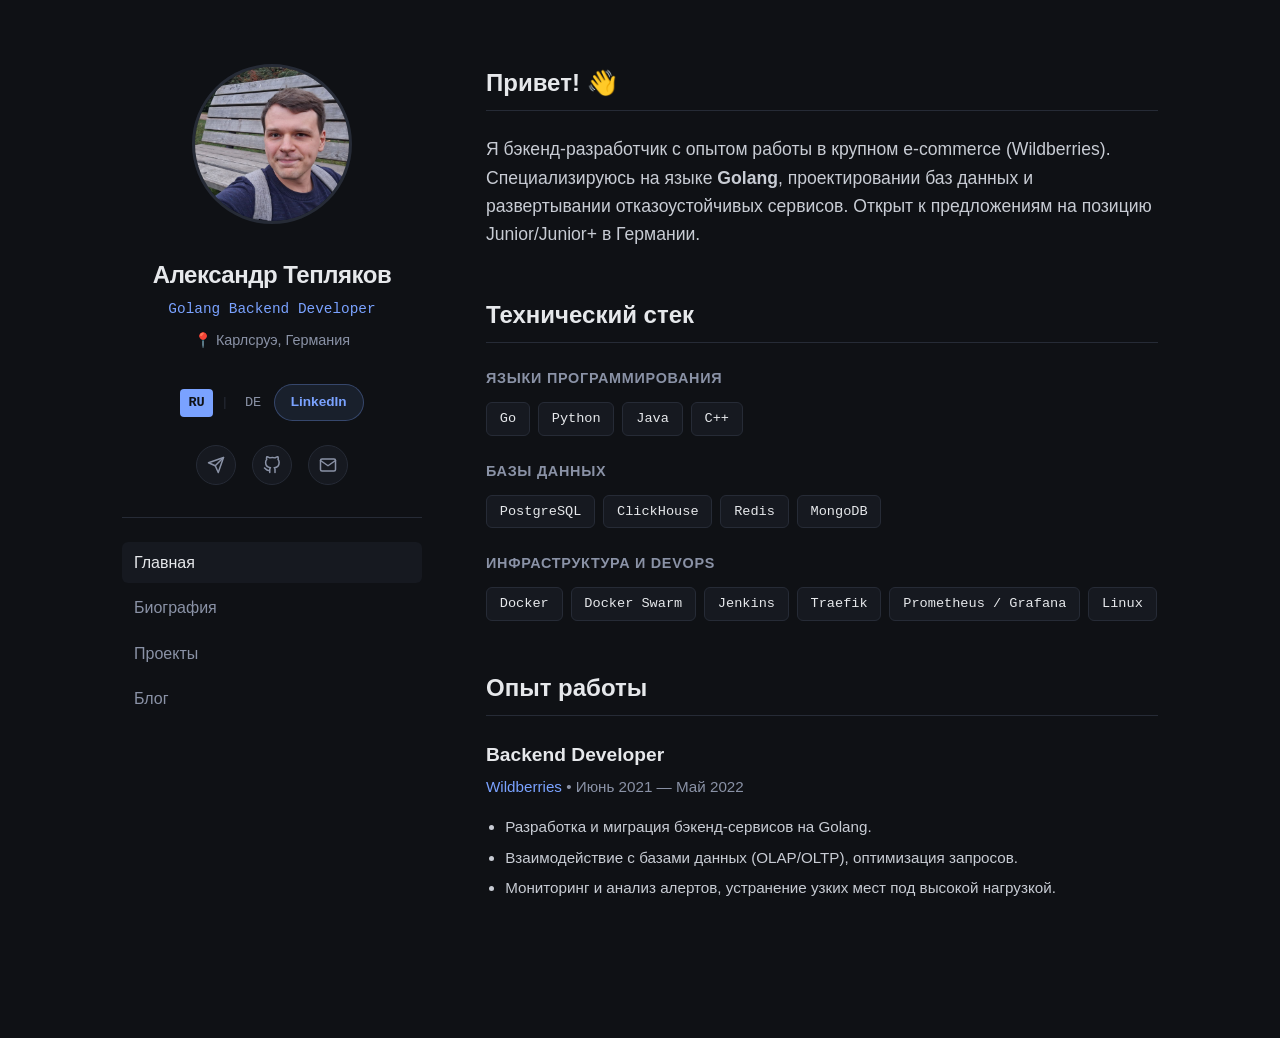
<file: portfolio/front/index.html>
<!DOCTYPE html>
<html lang="ru">
<head>
  <meta charset="UTF-8" />
  <meta name="viewport" content="width=device-width, initial-scale=1.0" />
  <title>Александр Тепляков — Golang Developer</title>
  <meta name="description" content="Backend-разработчик на Golang. Проектирую API, базы данных и разворачиваю сервисы в Docker." />
  <link rel="stylesheet" href="assets/style.css" />
</head>
<body>
  <div class="layout">
    <!-- ЛЕВАЯ КОЛОНКА (Профиль) -->
    <aside class="sidebar">
      <!-- Аватарка -->
      <img src="assets/images/photo_round.jpg" alt="Александр Тепляков" class="avatar" />
      
      <h1>Александр Тепляков</h1>
      <p class="role">Golang Backend Developer</p>
      <p class="location">📍 Карлсруэ, Германия</p>

      <div class="lang-switch">
        <a href="index.html" class="active">RU</a>
        <span style="color: var(--border);">|</span>
        <a href="index_de.html">DE</a>
      </div>
      <a href="https://www.linkedin.com/in/aleksandr-tepliakov" target="_blank" class="linkedin-btn">LinkedIn</a>
      
      <!-- Соцсети (иконки в ряд) -->
      <div class="social-icons">
        <a href="https://t.me/GrajdaninSvobod" target="_blank" title="Telegram">
          <svg viewBox="0 0 24 24" fill="none" stroke="currentColor" stroke-width="2" stroke-linecap="round" stroke-linejoin="round"><line x1="22" y1="2" x2="11" y2="13"></line><polygon points="22 2 15 22 11 13 2 9 22 2"></polygon></svg>
        </a>
        <a href="https://github.com/AlexanderGrS" target="_blank" title="GitHub">
          <svg viewBox="0 0 24 24" fill="none" stroke="currentColor" stroke-width="2" stroke-linecap="round" stroke-linejoin="round"><path d="M9 19c-5 1.5-5-2.5-7-3m14 6v-3.87a3.37 3.37 0 0 0-.94-2.61c3.14-.35 6.44-1.54 6.44-7A5.44 5.44 0 0 0 20 4.77 5.07 5.07 0 0 0 19.91 1S18.73.65 16 2.48a13.38 13.38 0 0 0-7 0C6.27.65 5.09 1 5.09 1A5.07 5.07 0 0 0 5 4.77a5.44 5.44 0 0 0-1.5 3.78c0 5.42 3.3 6.61 6.44 7A3.37 3.37 0 0 0 9 18.13V22"></path></svg>
        </a>
        <a href="mailto:sasha.stworktm@gmail.com" title="Email">
          <svg viewBox="0 0 24 24" fill="none" stroke="currentColor" stroke-width="2" stroke-linecap="round" stroke-linejoin="round"><path d="M4 4h16c1.1 0 2 .9 2 2v12c0 1.1-.9 2-2 2H4c-1.1 0-2-.9-2-2V6c0-1.1.9-2 2-2z"></path><polyline points="22,6 12,13 2,6"></polyline></svg>
        </a>
      </div>

      <!-- Навигация по разделам -->
      <nav class="main-nav">
        <a href="/index.html" class="active">Главная</a>
        <a href="/bio.html">Биография</a>
        <a href="/projects.html">Проекты</a>
        <a href="/blog.html">Блог</a>
      </nav>
    </aside>

    <!-- ПРАВАЯ КОЛОНКА (Контент) -->
    <main class="content">
      <section class="about">
        <h2>Привет! 👋</h2>
        <p>
          Я бэкенд-разработчик с опытом работы в крупном e-commerce (Wildberries). 
          Специализируюсь на языке <strong>Golang</strong>, проектировании баз данных и развертывании отказоустойчивых сервисов. 
          Открыт к предложениям на позицию Junior/Junior+ в Германии.
        </p>
      </section>

      <section class="skills">
        <h2>Технический стек</h2>
        
        <div class="skill-group">
          <h3>Языки программирования</h3>
          <div class="tags">
            <span class="tag">Go</span>
            <span class="tag">Python</span>
            <span class="tag">Java</span>
            <span class="tag">C++</span>
          </div>
        </div>

        <div class="skill-group">
          <h3>Базы данных</h3>
          <div class="tags">
            <span class="tag">PostgreSQL</span>
            <span class="tag">ClickHouse</span>
            <span class="tag">Redis</span>
            <span class="tag">MongoDB</span>
          </div>
        </div>

        <div class="skill-group">
          <h3>Инфраструктура и DevOps</h3>
          <div class="tags">
            <span class="tag">Docker</span>
            <span class="tag">Docker Swarm</span>
            <span class="tag">Jenkins</span>
            <span class="tag">Traefik</span>
            <span class="tag">Prometheus / Grafana</span>
            <span class="tag">Linux</span>
          </div>
        </div>
      </section>

      <section class="experience">
        <h2>Опыт работы</h2>
        <div class="job">
          <h3>Backend Developer</h3>
          <p class="company">Wildberries <span class="dates">• Июнь 2021 — Май 2022</span></p>
          <ul>
            <li>Разработка и миграция бэкенд-сервисов на Golang.</li>
            <li>Взаимодействие с базами данных (OLAP/OLTP), оптимизация запросов.</li>
            <li>Мониторинг и анализ алертов, устранение узких мест под высокой нагрузкой.</li>
          </ul>
        </div>
      </section>
    </main>
  </div>
</body>
</html>
</file>
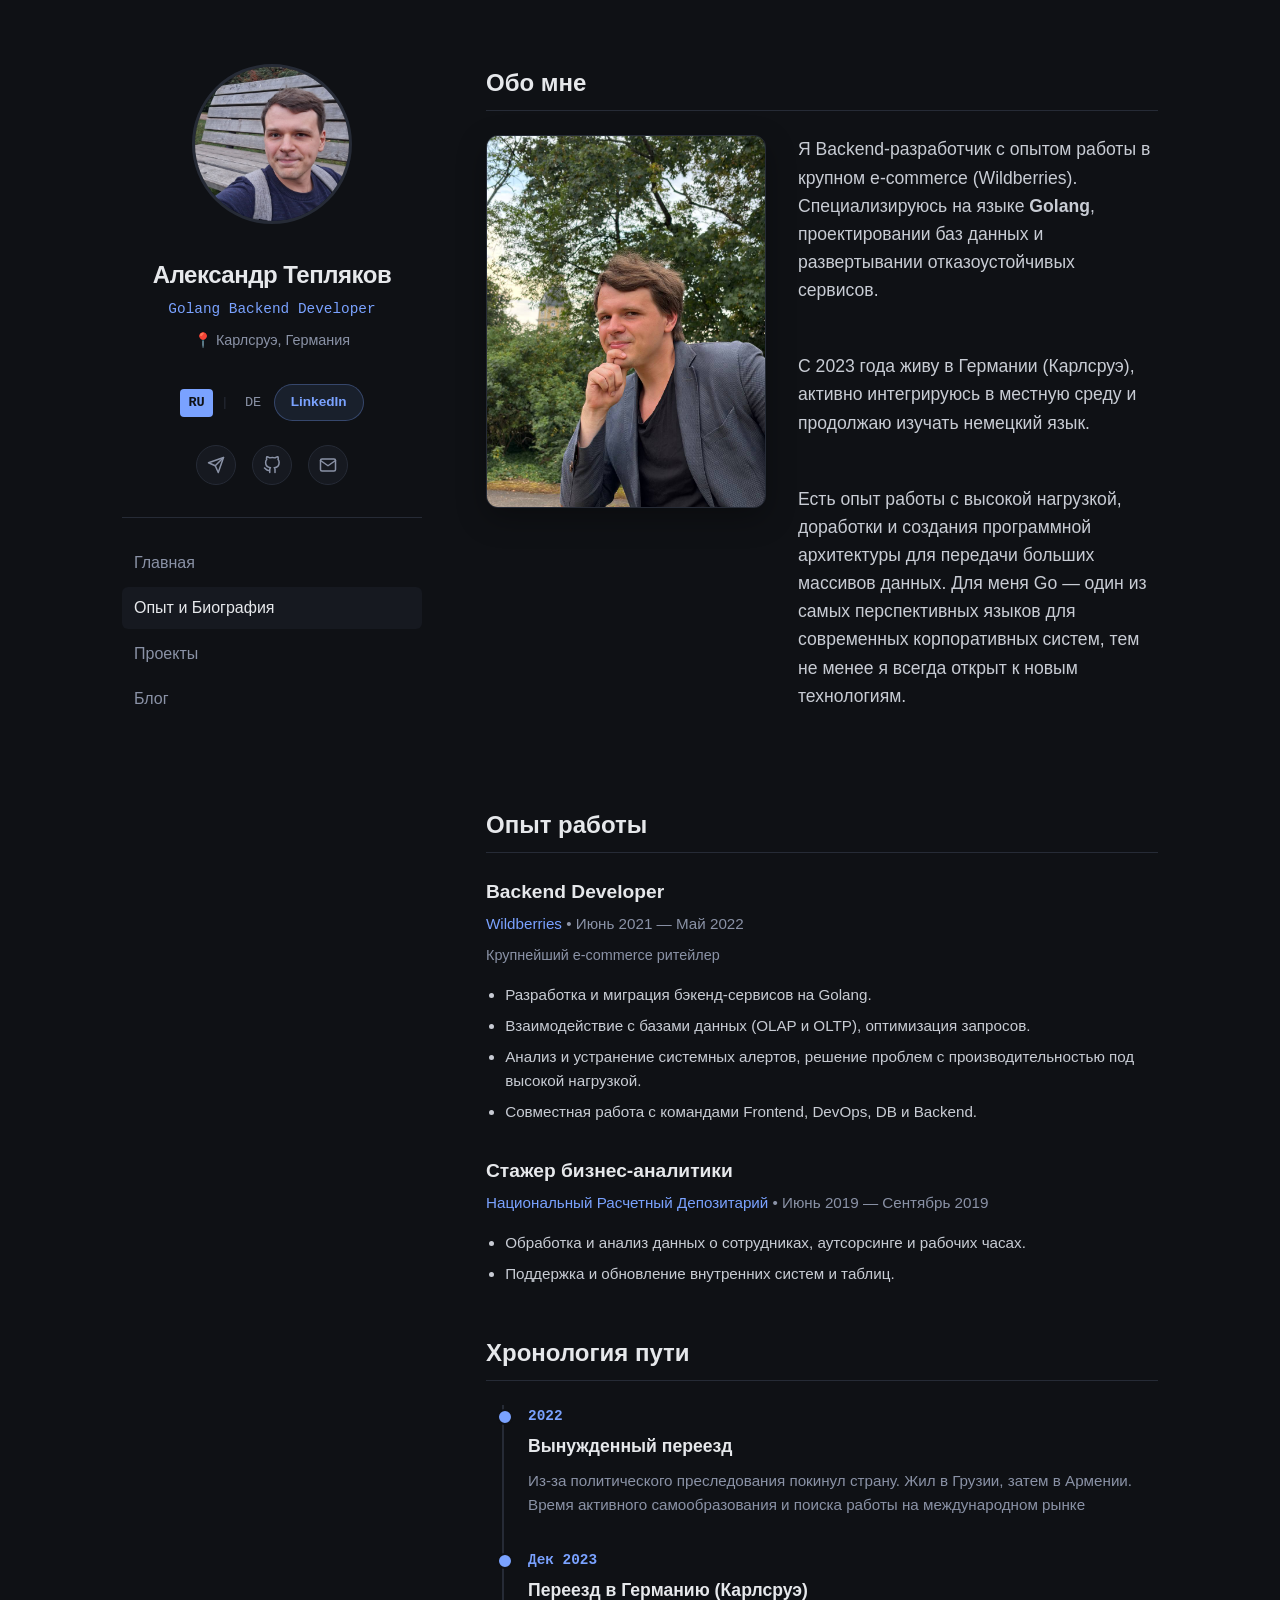
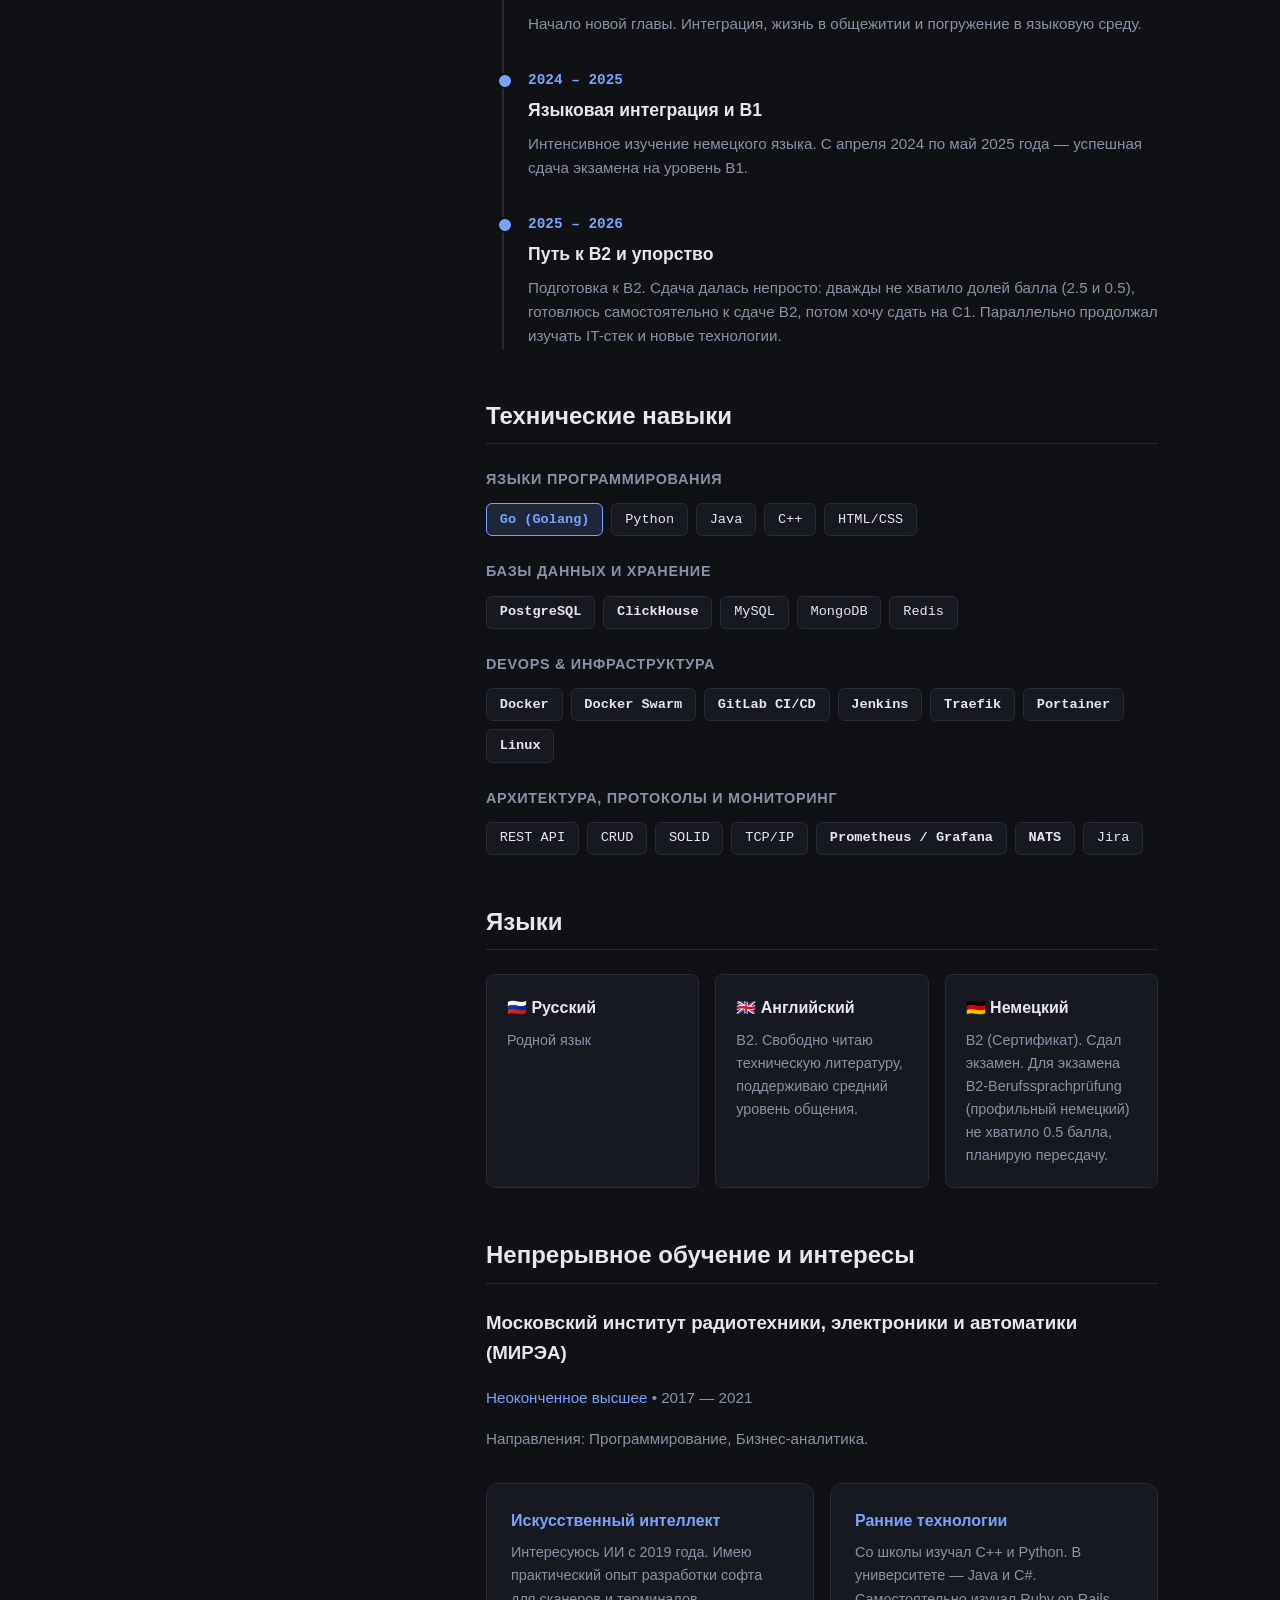
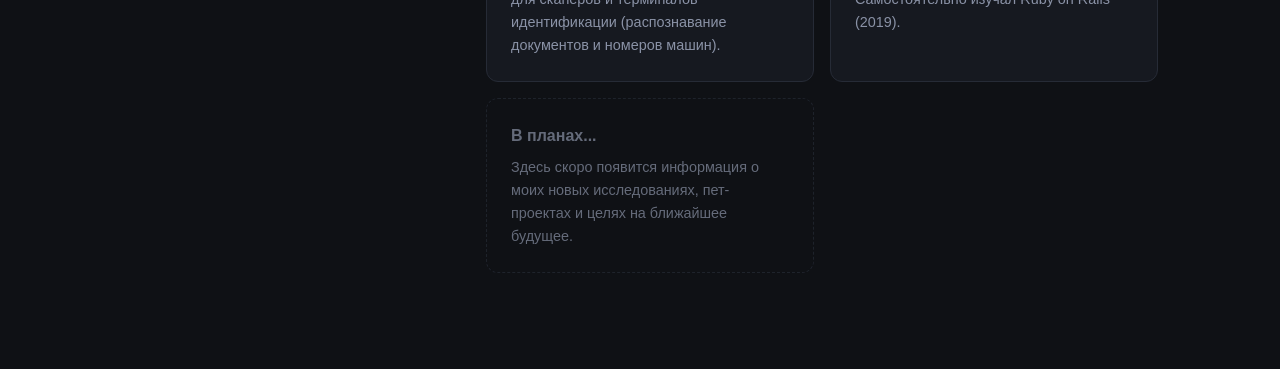
<file: portfolio/front/bio.html>
<!DOCTYPE html>
<html lang="ru">
<head>
  <meta charset="UTF-8" />
  <meta name="viewport" content="width=device-width, initial-scale=1.0" />
  <title>Опыт и Биография — Александр Тепляков</title>
  <link rel="stylesheet" href="assets/style.css" />
</head>
<body>
  <div class="layout">
    
    <!-- ЛЕВАЯ КОЛОНКА (Профиль) -->
    <aside class="sidebar">
      <img src="assets/images/photo_round.jpg" alt="Александр Тепляков" class="avatar" />
      <h1>Александр Тепляков</h1>
      <p class="role">Golang Backend Developer</p>
      <p class="location">📍 Карлсруэ, Германия</p>

      <div class="lang-switch">
        <a href="index.html" class="active">RU</a>
        <span style="color: var(--border);">|</span>
        <a href="index_de.html">DE</a>
      </div>

      <a href="https://www.linkedin.com/in/aleksandr-tepliakov" target="_blank" class="linkedin-btn">LinkedIn</a>
      
      <div class="social-icons">
        <a href="https://t.me/GrajdaninSvobod" target="_blank" title="Telegram"><svg viewBox="0 0 24 24" fill="none" stroke="currentColor" stroke-width="2" stroke-linecap="round" stroke-linejoin="round"><line x1="22" y1="2" x2="11" y2="13"></line><polygon points="22 2 15 22 11 13 2 9 22 2"></polygon></svg></a>
        <a href="https://github.com/AlexanderGrS" target="_blank" title="GitHub"><svg viewBox="0 0 24 24" fill="none" stroke="currentColor" stroke-width="2" stroke-linecap="round" stroke-linejoin="round"><path d="M9 19c-5 1.5-5-2.5-7-3m14 6v-3.87a3.37 3.37 0 0 0-.94-2.61c3.14-.35 6.44-1.54 6.44-7A5.44 5.44 0 0 0 20 4.77 5.07 5.07 0 0 0 19.91 1S18.73.65 16 2.48a13.38 13.38 0 0 0-7 0C6.27.65 5.09 1 5.09 1A5.07 5.07 0 0 0 5 4.77a5.44 5.44 0 0 0-1.5 3.78c0 5.42 3.3 6.61 6.44 7A3.37 3.37 0 0 0 9 18.13V22"></path></svg></a>
        <a href="mailto:sasha.stworktm@gmail.com" title="Email"><svg viewBox="0 0 24 24" fill="none" stroke="currentColor" stroke-width="2" stroke-linecap="round" stroke-linejoin="round"><path d="M4 4h16c1.1 0 2 .9 2 2v12c0 1.1-.9 2-2 2H4c-1.1 0-2-.9-2-2V6c0-1.1.9-2 2-2z"></path><polyline points="22,6 12,13 2,6"></polyline></svg></a>
      </div>

      <nav class="main-nav">
        <a href="index.html">Главная</a>
        <a href="bio.html" class="active">Опыт и Биография</a>
        <a href="projects.html">Проекты</a>
        <a href="blog.html">Блог</a>
      </nav>
    </aside>

    <!-- ПРАВАЯ КОЛОНКА (Контент) -->
    <main class="content">
      
      <!-- ВСТУПЛЕНИЕ -->
      <section class="about">
        <h2>Обо мне</h2>
        <div class="bio-intro">
          <!-- Замени ссылку на свою реальную фотографию -->
          <img src="assets/images/photo_bio.jpg" alt="Александр" class="bio-photo" />
          <div class="bio-text-short">
            <p>Я Backend-разработчик с опытом работы в крупном e-commerce (Wildberries). Специализируюсь на языке <strong>Golang</strong>, проектировании баз данных и развертывании отказоустойчивых сервисов.</p>
            <p>С 2023 года живу в Германии (Карлсруэ), активно интегрируюсь в местную среду и продолжаю изучать немецкий язык.</p>
            <p>Есть опыт работы с высокой нагрузкой, доработки и создания программной архитектуры для передачи больших массивов данных. Для меня Go — один из самых перспективных языков для современных корпоративных систем, тем не менее я всегда открыт к новым технологиям.</p>
          </div>
        </div>
      </section>

      <!-- ОПЫТ РАБОТЫ -->
      <section class="experience">
        <h2>Опыт работы</h2>
        
        <div class="job">
          <h3>Backend Developer</h3>
          <p class="company">Wildberries <span class="dates">• Июнь 2021 — Май 2022</span></p>
          <p style="color: var(--muted); font-size: 0.9rem; margin-top: -0.5rem; margin-bottom: 1rem;">Крупнейший e-commerce ритейлер</p>
          <ul>
            <li>Разработка и миграция бэкенд-сервисов на Golang.</li>
            <li>Взаимодействие с базами данных (OLAP и OLTP), оптимизация запросов.</li>
            <li>Анализ и устранение системных алертов, решение проблем с производительностью под высокой нагрузкой.</li>
            <li>Совместная работа с командами Frontend, DevOps, DB и Backend.</li>
          </ul>
        </div>

        <div class="job">
          <h3>Стажер бизнес-аналитики</h3>
          <p class="company">Национальный Расчетный Депозитарий <span class="dates">• Июнь 2019 — Сентябрь 2019</span></p>
          <ul>
            <li>Обработка и анализ данных о сотрудниках, аутсорсинге и рабочих часах.</li>
            <li>Поддержка и обновление внутренних систем и таблиц.</li>
          </ul>
        </div>
      </section>

      <!-- ХРОНОЛОГИЯ ПУТИ (Вернули под опыт) -->
      <section class="timeline-section" style="margin-top: 3rem; margin-bottom: 3rem;">
        <h2>Хронология пути</h2>
        <div class="timeline">
          
          <div class="timeline-item">
            <div class="timeline-date">2022</div>
            <div class="timeline-content">
              <h3>Вынужденный переезд</h3>
              <p>Из-за политического преследования покинул страну. Жил в Грузии, затем в Армении.  Время активного самообразования и поиска работы на международном рынке </p>
            </div>
          </div>

          <div class="timeline-item">
            <div class="timeline-date">Дек 2023</div>
            <div class="timeline-content">
              <h3>Переезд в Германию (Карлсруэ)</h3>
              <p>Начало новой главы. Интеграция, жизнь в общежитии и погружение в языковую среду.</p>
            </div>
          </div>

          <div class="timeline-item">
            <div class="timeline-date">2024 – 2025</div>
            <div class="timeline-content">
              <h3>Языковая интеграция и B1</h3>
              <p>Интенсивное изучение немецкого языка. С апреля 2024 по май 2025 года — успешная сдача экзамена на уровень B1.</p>
            </div>
          </div>

          <div class="timeline-item">
            <div class="timeline-date">2025 – 2026</div>
            <div class="timeline-content">
              <h3>Путь к B2 и упорство</h3>
              <p>Подготовка к B2. Сдача далась непросто: дважды не хватило долей балла (2.5 и 0.5), готовлюсь самостоятельно к сдаче B2, потом хочу сдать на C1. Параллельно продолжал изучать IT-стек и новые технологии.</p>
            </div>
          </div>
        </div>
      </section>

      <!-- ТЕХНИЧЕСКИЙ СТЕК -->
      <section class="skills">
        <h2>Технические навыки</h2>
        
        <div class="skill-group">
          <h3>Языки программирования</h3>
          <div class="tags">
            <span class="tag highlight-tag"> <strong> Go (Golang) </strong></span>
            <span class="tag">Python</span>
            <span class="tag">Java</span>
            <span class="tag">C++</span>
            <span class="tag">HTML/CSS</span>
          </div>
        </div>

        <div class="skill-group">
          <h3>Базы данных и хранение</h3>
          <div class="tags">
            <span class="tag"><strong>PostgreSQL</strong></span>
            <span class="tag"><strong>ClickHouse</strong></span>
            <span class="tag">MySQL</span>
            <span class="tag">MongoDB</span>
            <span class="tag">Redis</span>
          </div>
        </div>

        <div class="skill-group">
          <h3>DevOps & Инфраструктура</h3>
          <div class="tags">
            <span class="tag"><strong>Docker</strong></span>
            <span class="tag"><strong>Docker Swarm</strong></span>
            <span class="tag"><strong>GitLab CI/CD</strong></span>
            <span class="tag"><strong>Jenkins</strong></span>
            <span class="tag"><strong>Traefik</strong></span>
            <span class="tag"><strong>Portainer</strong></span>
            <span class="tag"><strong>Linux</strong></span>
          </div>
        </div>

        <div class="skill-group">
          <h3>Архитектура, протоколы и мониторинг</h3>
          <div class="tags">
            <span class="tag">REST API</span>
            <span class="tag">CRUD</span>
            <span class="tag">SOLID</span>
            <span class="tag">TCP/IP</span>
            <span class="tag"><strong>Prometheus / Grafana</strong></span>
            <span class="tag"><strong>NATS</strong></span>
            <span class="tag">Jira</span>
          </div>
        </div>
      </section>

      <!-- ЯЗЫКИ (Детально) -->
      <section class="languages" style="margin-bottom: 3rem;">
        <h2>Языки</h2>
        <div class="lang-grid">
          <div class="lang-card">
            <h4>🇷🇺 Русский</h4>
            <p>Родной язык</p>
          </div>
          <div class="lang-card">
            <h4>🇬🇧 Английский</h4>
            <p>B2. Свободно читаю техническую литературу, поддерживаю средний уровень общения.</p>
          </div>
          <div class="lang-card">
            <h4>🇩🇪 Немецкий</h4>
            <p>B2 (Сертификат). Сдал экзамен. Для экзамена B2-Berufssprachprüfung (профильный немецкий) не хватило 0.5 балла, планирую пересдачу.</p>
          </div>
        </div>
      </section>

      <!-- ОБРАЗОВАНИЕ И ИНТЕРЕСЫ -->
      <section class="extra-info">
        <h2>Непрерывное обучение и интересы</h2>
        
        <div class="education" style="margin-bottom: 2rem;">
          <h3>Московский институт радиотехники, электроники и автоматики (МИРЭА)</h3>
          <p class="company">Неоконченное высшее <span class="dates">• 2017 — 2021</span></p>
          <p style="color: var(--muted); font-size: 0.95rem;">Направления: Программирование, Бизнес-аналитика.</p>
        </div>

        <div class="card-grid">
          <div class="card">
            <h4>Искусственный интеллект</h4>
            <p>Интересуюсь ИИ с 2019 года. Имею практический опыт разработки софта для сканеров и терминалов идентификации (распознавание документов и номеров машин).</p>
          </div>
          <div class="card">
            <h4>Ранние технологии</h4>
            <p>Со школы изучал C++ и Python. В университете — Java и C#. Самостоятельно изучал Ruby on Rails (2019).</p>
          </div>
          <!-- Новый блок-заглушка -->
          <div class="card card-placeholder">
            <h4>В планах...</h4>
            <p>Здесь скоро появится информация о моих новых исследованиях, пет-проектах и целях на ближайшее будущее.</p>
          </div>
        </div>
      </section>

      <!-- АКТИВИЗМ (Скрытый) -->
      <!-- <section class="activism" style="margin-top: 4rem; opacity: 0.7;">
        <details class="press-details">
          <summary>Гражданская позиция и общественная деятельность</summary>
          <div class="press-content">
            <p>Параллельно с IT и интеграцией я всегда сохранял активную гражданскую позицию. С 2017 по 2021 год занимался электоральным волонтерством и наблюдательством в России. В 2024 году координировал экзитпол в Страсбурге, а в 2026 году участвовал в международной кампании по защите прав человека.</p>
            <p>Этот опыт закалил мой характер, научил работать со стрессом и сложными системами, а также дал понимание важности демократических ценностей и верховенства права.</p>
          </div>
        </details>
      </section>-->

    </main>
  </div>
</body>
</html>
</file>
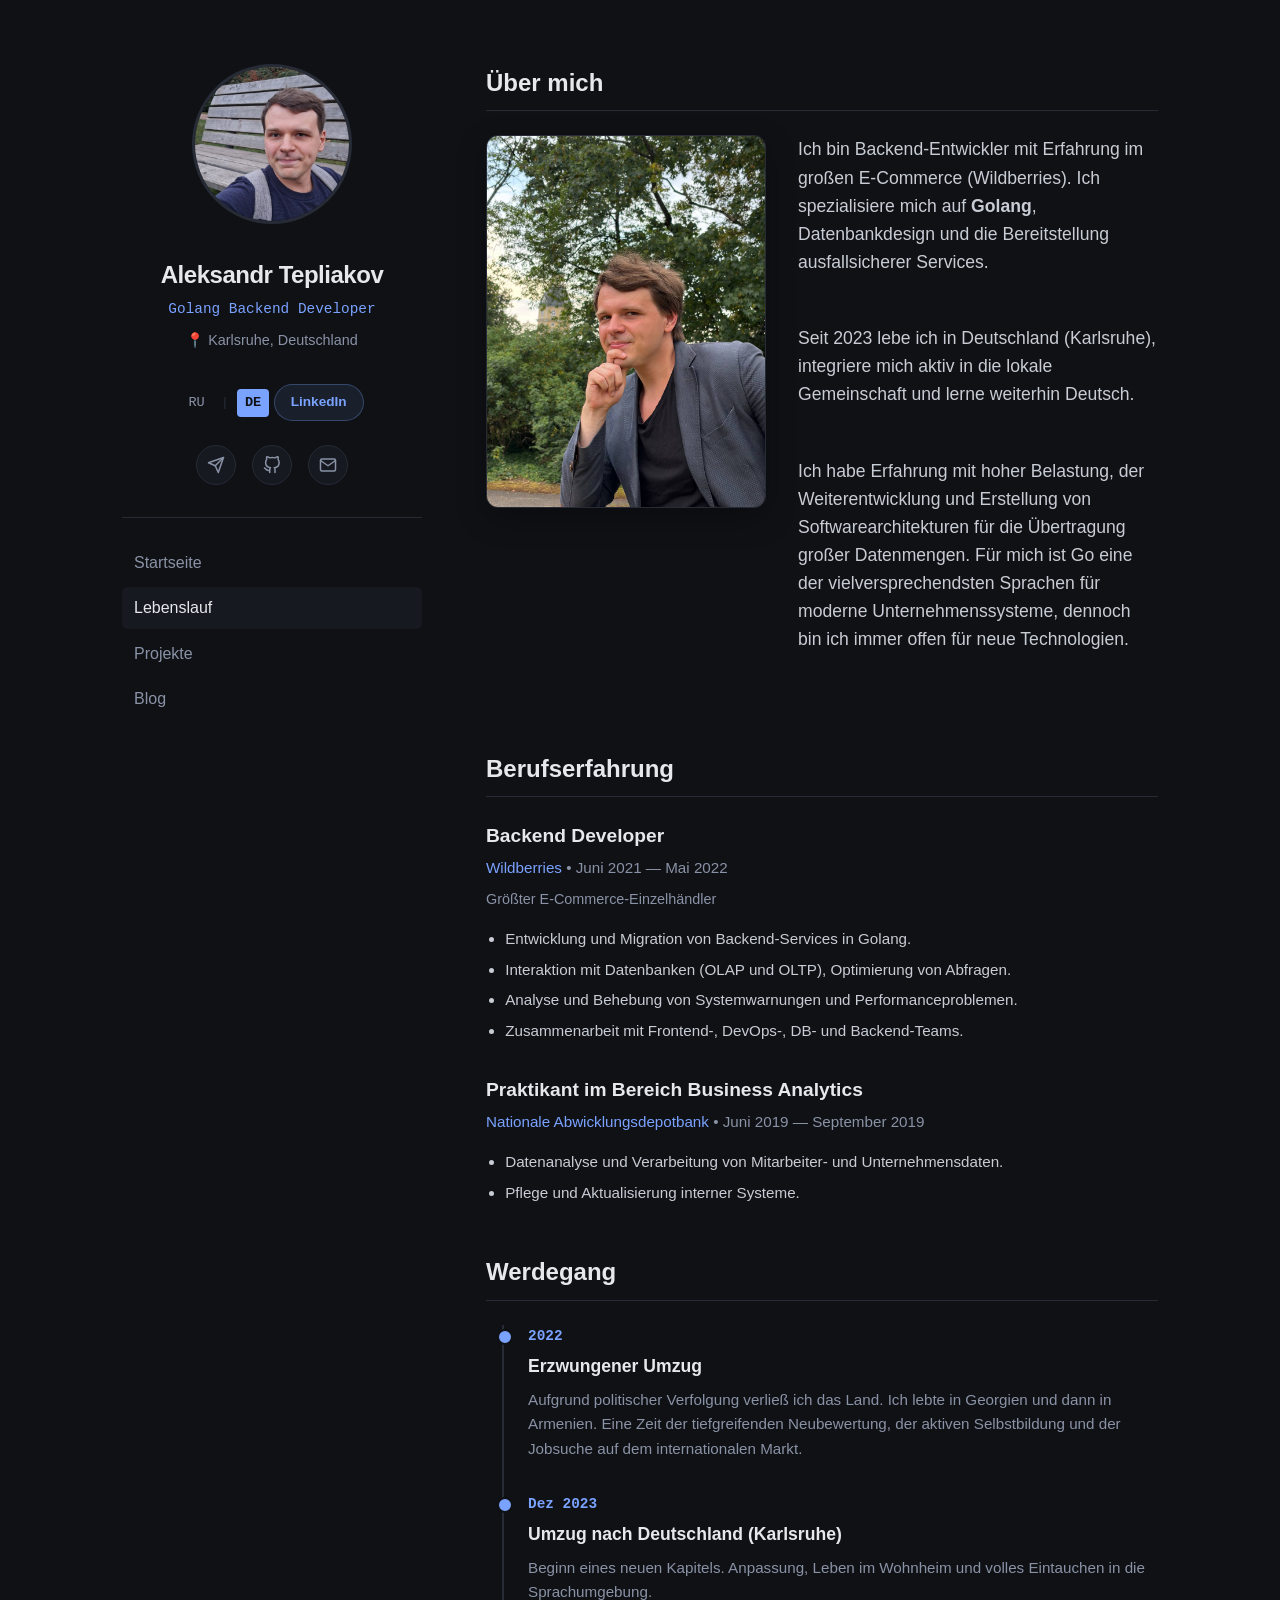
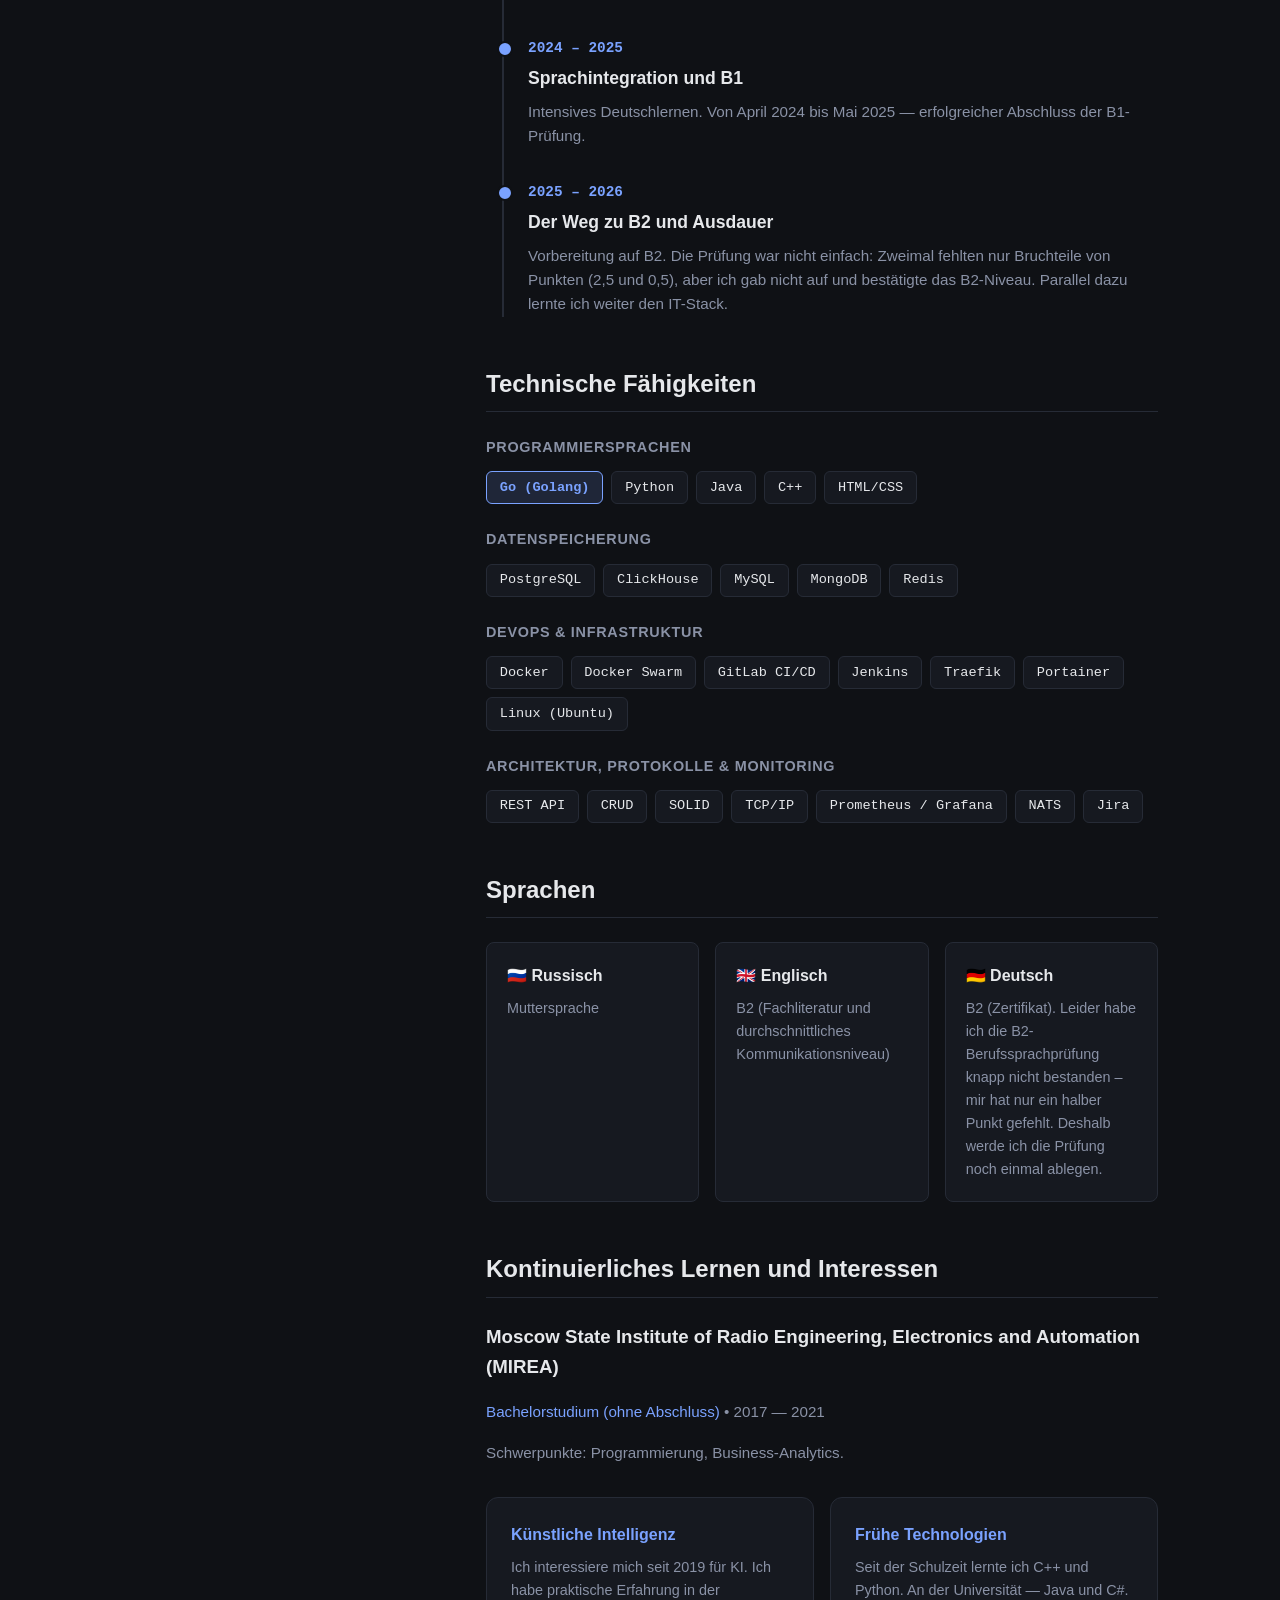
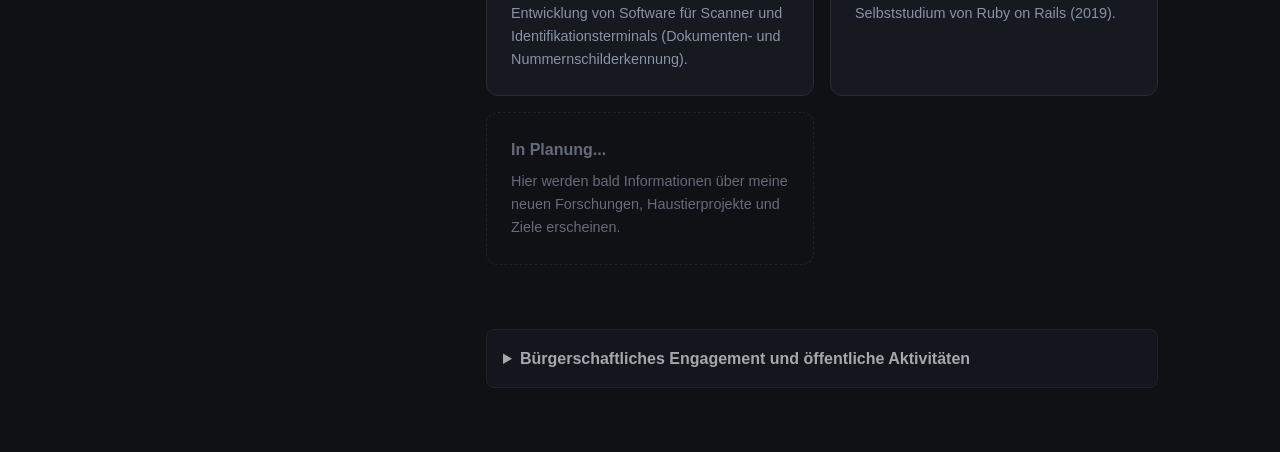
<file: portfolio/front/bio_de.html>
<!DOCTYPE html>
<html lang="de">
<head>
  <meta charset="UTF-8" />
  <meta name="viewport" content="width=device-width, initial-scale=1.0" />
  <title>Lebenslauf — Aleksandr Tepliakov</title>
  <link rel="stylesheet" href="assets/style.css" />
</head>
<body>
  <div class="layout">
    
    <aside class="sidebar">
      <img src="assets/images/photo_round.jpg" alt="Aleksandr Tepliakov" class="avatar" />
      <h1>Aleksandr Tepliakov</h1>
      <p class="role">Golang Backend Developer</p>
      <p class="location">📍 Karlsruhe, Deutschland</p>
      
      <div class="lang-switch">
        <a href="bio.html">RU</a>
        <span style="color: var(--border);">|</span>
        <a href="bio_de.html" class="active">DE</a>
      </div>

      <a href="https://www.linkedin.com/in/aleksandr-tepliakov" target="_blank" class="linkedin-btn">LinkedIn</a>
      
      <div class="social-icons">
        <a href="https://t.me/GrajdaninSvobod" target="_blank" title="Telegram"><svg viewBox="0 0 24 24" fill="none" stroke="currentColor" stroke-width="2" stroke-linecap="round" stroke-linejoin="round"><line x1="22" y1="2" x2="11" y2="13"></line><polygon points="22 2 15 22 11 13 2 9 22 2"></polygon></svg></a>
        <a href="https://github.com/AlexanderGrS" target="_blank" title="GitHub"><svg viewBox="0 0 24 24" fill="none" stroke="currentColor" stroke-width="2" stroke-linecap="round" stroke-linejoin="round"><path d="M9 19c-5 1.5-5-2.5-7-3m14 6v-3.87a3.37 3.37 0 0 0-.94-2.61c3.14-.35 6.44-1.54 6.44-7A5.44 5.44 0 0 0 20 4.77 5.07 5.07 0 0 0 19.91 1S18.73.65 16 2.48a13.38 13.38 0 0 0-7 0C6.27.65 5.09 1 5.09 1A5.07 5.07 0 0 0 5 4.77a5.44 5.44 0 0 0-1.5 3.78c0 5.42 3.3 6.61 6.44 7A3.37 3.37 0 0 0 9 18.13V22"></path></svg></a>
        <a href="mailto:sasha.stworktm@gmail.com" title="Email"><svg viewBox="0 0 24 24" fill="none" stroke="currentColor" stroke-width="2" stroke-linecap="round" stroke-linejoin="round"><path d="M4 4h16c1.1 0 2 .9 2 2v12c0 1.1-.9 2-2 2H4c-1.1 0-2-.9-2-2V6c0-1.1.9-2 2-2z"></path><polyline points="22,6 12,13 2,6"></polyline></svg></a>
      </div>

      <nav class="main-nav">
        <a href="index_de.html">Startseite</a>
        <a href="bio_de.html" class="active">Lebenslauf</a>
        <a href="projects_de.html">Projekte</a>
        <a href="blog_de.html">Blog</a>
      </nav>
    </aside>

    <main class="content">
      
      <section class="about">
        <h2>Über mich</h2>
        <div class="bio-intro">
          <img src="assets/images/photo_bio.jpg" alt="Aleksandr" class="bio-photo" />
          <div class="bio-text-short">
            <p>Ich bin Backend-Entwickler mit Erfahrung im großen E-Commerce (Wildberries). Ich spezialisiere mich auf <strong>Golang</strong>, Datenbankdesign und die Bereitstellung ausfallsicherer Services.</p>
            <p>Seit 2023 lebe ich in Deutschland (Karlsruhe), integriere mich aktiv in die lokale Gemeinschaft und lerne weiterhin Deutsch.</p>
            <p>Ich habe Erfahrung mit hoher Belastung, der Weiterentwicklung und Erstellung von Softwarearchitekturen für die Übertragung großer Datenmengen. Für mich ist Go eine der vielversprechendsten Sprachen für moderne Unternehmenssysteme, dennoch bin ich immer offen für neue Technologien.</p>
          </div>
        </div>
      </section>

      <section class="experience">
        <h2>Berufserfahrung</h2>
        
        <div class="job">
          <h3>Backend Developer</h3>
          <p class="company">Wildberries <span class="dates">• Juni 2021 — Mai 2022</span></p>
          <p style="color: var(--muted); font-size: 0.9rem; margin-top: -0.5rem; margin-bottom: 1rem;">Größter E-Commerce-Einzelhändler</p>
          <ul>
            <li>Entwicklung und Migration von Backend-Services in Golang.</li>
            <li>Interaktion mit Datenbanken (OLAP und OLTP), Optimierung von Abfragen.</li>
            <li>Analyse und Behebung von Systemwarnungen und Performanceproblemen.</li>
            <li>Zusammenarbeit mit Frontend-, DevOps-, DB- und Backend-Teams.</li>
          </ul>
        </div>

        <div class="job">
          <h3>Praktikant im Bereich Business Analytics</h3>
          <p class="company">Nationale Abwicklungsdepotbank <span class="dates">• Juni 2019 — September 2019</span></p>
          <ul>
            <li>Datenanalyse und Verarbeitung von Mitarbeiter- und Unternehmensdaten.</li>
            <li>Pflege und Aktualisierung interner Systeme.</li>
          </ul>
        </div>
      </section>

      <section class="timeline-section" style="margin-top: 3rem; margin-bottom: 3rem;">
        <h2>Werdegang</h2>
        <div class="timeline">
          
          <div class="timeline-item">
            <div class="timeline-date">2022</div>
            <div class="timeline-content">
              <h3>Erzwungener Umzug</h3>
              <p>Aufgrund politischer Verfolgung verließ ich das Land. Ich lebte in Georgien und dann in Armenien. Eine Zeit der tiefgreifenden Neubewertung, der aktiven Selbstbildung und der Jobsuche auf dem internationalen Markt.</p>
            </div>
          </div>

          <div class="timeline-item">
            <div class="timeline-date">Dez 2023</div>
            <div class="timeline-content">
              <h3>Umzug nach Deutschland (Karlsruhe)</h3>
              <p>Beginn eines neuen Kapitels. Anpassung, Leben im Wohnheim und volles Eintauchen in die Sprachumgebung.</p>
            </div>
          </div>

          <div class="timeline-item">
            <div class="timeline-date">2024 – 2025</div>
            <div class="timeline-content">
              <h3>Sprachintegration und B1</h3>
              <p>Intensives Deutschlernen. Von April 2024 bis Mai 2025 — erfolgreicher Abschluss der B1-Prüfung.</p>
            </div>
          </div>

          <div class="timeline-item">
            <div class="timeline-date">2025 – 2026</div>
            <div class="timeline-content">
              <h3>Der Weg zu B2 und Ausdauer</h3>
              <p>Vorbereitung auf B2. Die Prüfung war nicht einfach: Zweimal fehlten nur Bruchteile von Punkten (2,5 und 0,5), aber ich gab nicht auf und bestätigte das B2-Niveau. Parallel dazu lernte ich weiter den IT-Stack.</p>
            </div>
          </div>
        </div>
      </section>

      <section class="skills">
        <h2>Technische Fähigkeiten</h2>
        
        <div class="skill-group">
          <h3>Programmiersprachen</h3>
          <div class="tags">
            <span class="tag highlight-tag">Go (Golang)</span>
            <span class="tag">Python</span>
            <span class="tag">Java</span>
            <span class="tag">C++</span>
            <span class="tag">HTML/CSS</span>
          </div>
        </div>

        <div class="skill-group">
          <h3>Datenspeicherung</h3>
          <div class="tags">
            <span class="tag">PostgreSQL</span>
            <span class="tag">ClickHouse</span>
            <span class="tag">MySQL</span>
            <span class="tag">MongoDB</span>
            <span class="tag">Redis</span>
          </div>
        </div>

        <div class="skill-group">
          <h3>DevOps & Infrastruktur</h3>
          <div class="tags">
            <span class="tag">Docker</span>
            <span class="tag">Docker Swarm</span>
            <span class="tag">GitLab CI/CD</span>
            <span class="tag">Jenkins</span>
            <span class="tag">Traefik</span>
            <span class="tag">Portainer</span>
            <span class="tag">Linux (Ubuntu)</span>
          </div>
        </div>

        <div class="skill-group">
          <h3>Architektur, Protokolle & Monitoring</h3>
          <div class="tags">
            <span class="tag">REST API</span>
            <span class="tag">CRUD</span>
            <span class="tag">SOLID</span>
            <span class="tag">TCP/IP</span>
            <span class="tag">Prometheus / Grafana</span>
            <span class="tag">NATS</span>
            <span class="tag">Jira</span>
          </div>
        </div>
      </section>

      <section class="languages" style="margin-bottom: 3rem;">
        <h2>Sprachen</h2>
        <div class="lang-grid">
          <div class="lang-card">
            <h4>🇷🇺 Russisch</h4>
            <p>Muttersprache</p>
          </div>
          <div class="lang-card">
            <h4>🇬🇧 Englisch</h4>
            <p>B2 (Fachliteratur und durchschnittliches Kommunikationsniveau)</p>
          </div>
          <div class="lang-card">
            <h4>🇩🇪 Deutsch</h4>
            <p>B2 (Zertifikat). Leider habe ich die B2-Berufssprachprüfung knapp nicht bestanden – mir hat nur ein halber Punkt gefehlt. Deshalb werde ich die Prüfung noch einmal ablegen.</p>
          </div>
        </div>
      </section>

      <section class="extra-info">
        <h2>Kontinuierliches Lernen und Interessen</h2>
        
        <div class="education" style="margin-bottom: 2rem;">
          <h3>Moscow State Institute of Radio Engineering, Electronics and Automation (MIREA)</h3>
          <p class="company">Bachelorstudium (ohne Abschluss) <span class="dates">• 2017 — 2021</span></p>
          <p style="color: var(--muted); font-size: 0.95rem;">Schwerpunkte: Programmierung, Business-Analytics.</p>
        </div>

        <div class="card-grid">
          <div class="card">
            <h4>Künstliche Intelligenz</h4>
            <p>Ich interessiere mich seit 2019 für KI. Ich habe praktische Erfahrung in der Entwicklung von Software für Scanner und Identifikationsterminals (Dokumenten- und Nummernschilderkennung).</p>
          </div>
          <div class="card">
            <h4>Frühe Technologien</h4>
            <p>Seit der Schulzeit lernte ich C++ und Python. An der Universität — Java und C#. Selbststudium von Ruby on Rails (2019).</p>
          </div>
          <div class="card card-placeholder">
            <h4>In Planung...</h4>
            <p>Hier werden bald Informationen über meine neuen Forschungen, Haustierprojekte und Ziele erscheinen.</p>
          </div>
        </div>
      </section>

      <section class="activism" style="margin-top: 4rem; opacity: 0.7;">
        <details class="press-details">
          <summary>Bürgerschaftliches Engagement und öffentliche Aktivitäten</summary>
          <div class="press-content">
            <p>Parallel zu IT und Integration habe ich immer eine aktive bürgerliche Haltung bewahrt. Von 2017 bis 2021 war ich im Wahlvolontariat und als Wahlbeobachter in Russland tätig. 2024 koordinierte ich eine Exit-Poll in Straßburg und 2026 nahm ich an einer internationalen Kampagne zum Schutz der Menschenrechte teil.</p>
            <p>Diese Erfahrung hat meinen Charakter gestärkt, mir beigebracht, mit Stress und komplexen Systemen umzugehen, und mir ein Verständnis für die Bedeutung demokratischer Werte und Rechtsstaatlichkeit vermittelt.</p>
            <ul style="margin-top: 1rem;">
              <li><a href="https://t.me/sotaproject/37185" target="_blank">SOTA project Material</a></li>
              <li><a href="https://cherta.media/story/verbovka/" target="_blank">Cherta Media Artikel</a></li>
            </ul>
          </div>
        </details>
      </section>

    </main>
  </div>
</body>
</html>
</file>
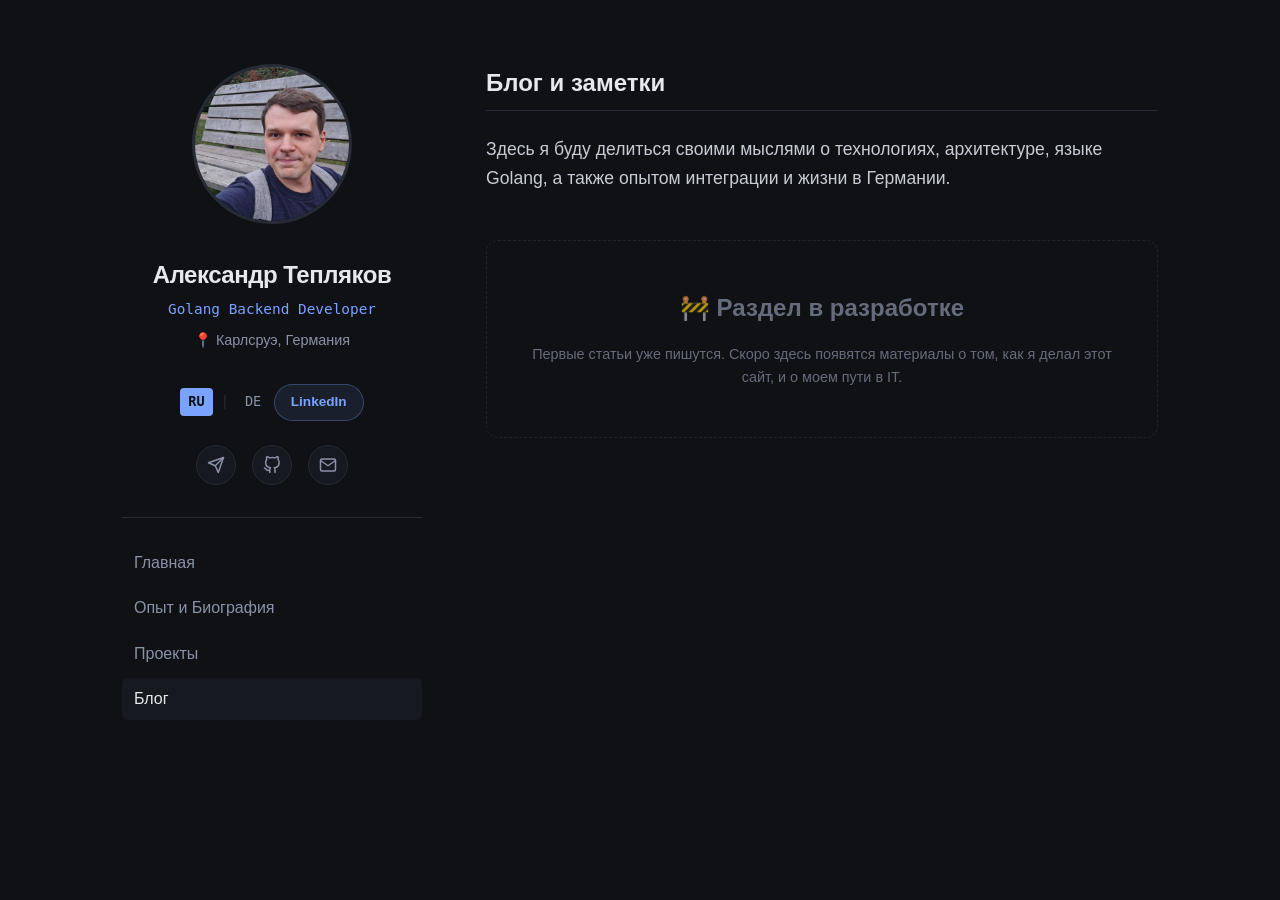
<file: portfolio/front/blog.html>
<!DOCTYPE html>
<html lang="ru">
<head>
  <meta charset="UTF-8" />
  <meta name="viewport" content="width=device-width, initial-scale=1.0" />
  <title>Блог — Александр Тепляков</title>
  <link rel="stylesheet" href="assets/style.css" />
</head>
<body>
  <div class="layout">
    
    <aside class="sidebar">
      <img src="assets/images/photo_round.jpg" alt="Александр Тепляков" class="avatar" />
      <h1>Александр Тепляков</h1>
      <p class="role">Golang Backend Developer</p>
      <p class="location">📍 Карлсруэ, Германия</p>

      <div class="lang-switch">
        <a href="index.html" class="active">RU</a>
        <span style="color: var(--border);">|</span>
        <a href="index_de.html">DE</a>
      </div>
      
      <a href="https://www.linkedin.com/in/aleksandr-tepliakov" target="_blank" class="linkedin-btn">LinkedIn</a>
      
      <div class="social-icons">
        <a href="https://t.me/GrajdaninSvobod" target="_blank" title="Telegram"><svg viewBox="0 0 24 24" fill="none" stroke="currentColor" stroke-width="2" stroke-linecap="round" stroke-linejoin="round"><line x1="22" y1="2" x2="11" y2="13"></line><polygon points="22 2 15 22 11 13 2 9 22 2"></polygon></svg></a>
        <a href="https://github.com/AlexanderGrS" target="_blank" title="GitHub"><svg viewBox="0 0 24 24" fill="none" stroke="currentColor" stroke-width="2" stroke-linecap="round" stroke-linejoin="round"><path d="M9 19c-5 1.5-5-2.5-7-3m14 6v-3.87a3.37 3.37 0 0 0-.94-2.61c3.14-.35 6.44-1.54 6.44-7A5.44 5.44 0 0 0 20 4.77 5.07 5.07 0 0 0 19.91 1S18.73.65 16 2.48a13.38 13.38 0 0 0-7 0C6.27.65 5.09 1 5.09 1A5.07 5.07 0 0 0 5 4.77a5.44 5.44 0 0 0-1.5 3.78c0 5.42 3.3 6.61 6.44 7A3.37 3.37 0 0 0 9 18.13V22"></path></svg></a>
        <a href="mailto:sasha.stworktm@gmail.com" title="Email"><svg viewBox="0 0 24 24" fill="none" stroke="currentColor" stroke-width="2" stroke-linecap="round" stroke-linejoin="round"><path d="M4 4h16c1.1 0 2 .9 2 2v12c0 1.1-.9 2-2 2H4c-1.1 0-2-.9-2-2V6c0-1.1.9-2 2-2z"></path><polyline points="22,6 12,13 2,6"></polyline></svg></a>
      </div>

      <nav class="main-nav">
        <a href="index.html">Главная</a>
        <a href="bio.html">Опыт и Биография</a>
        <a href="projects.html">Проекты</a>
        <a href="blog.html" class="active">Блог</a>
      </nav>
    </aside>

    <main class="content">
      <section class="about">
        <h2>Блог и заметки</h2>
        <p>Здесь я буду делиться своими мыслями о технологиях, архитектуре, языке Golang, а также опытом интеграции и жизни в Германии.</p>
        
        <div class="card card-placeholder" style="margin-top: 2rem; padding: 3rem 2rem; text-align: center;">
          <h4 style="font-size: 1.5rem; margin-bottom: 1rem; color: var(--muted);">🚧 Раздел в разработке</h4>
          <p>Первые статьи уже пишутся. Скоро здесь появятся материалы о том, как я делал этот сайт, и о моем пути в IT.</p>
        </div>
      </section>
    </main>
  </div>
</body>
</html>
</file>
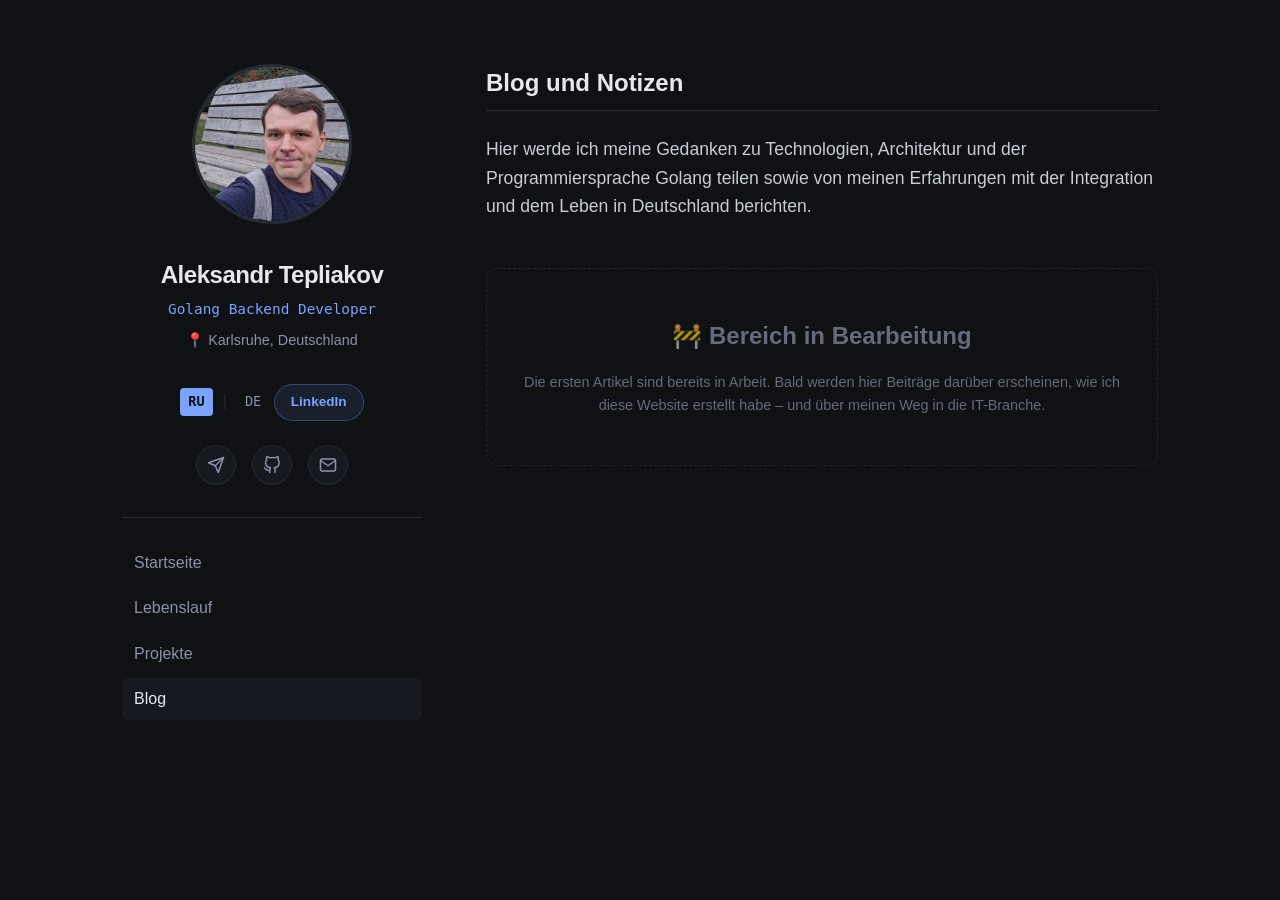
<file: portfolio/front/blog_de.html>
<!DOCTYPE html>
<html lang="ru">
<head>
  <meta charset="UTF-8" />
  <meta name="viewport" content="width=device-width, initial-scale=1.0" />
  <title>Blog — Aleksandr Tepliakov</title>
  <link rel="stylesheet" href="assets/style.css" />
</head>
<body>
  <div class="layout">
    
    <aside class="sidebar">
      <img src="assets/images/photo_round.jpg" alt="Александр Тепляков" class="avatar" />
      <h1>Aleksandr Tepliakov</h1>
      <p class="role">Golang Backend Developer</p>
      <p class="location">📍 Karlsruhe, Deutschland</p>

      <div class="lang-switch">
        <a href="index.html" class="active">RU</a>
        <span style="color: var(--border);">|</span>
        <a href="index_de.html">DE</a>
      </div>
      
      <a href="https://www.linkedin.com/in/aleksandr-tepliakov" target="_blank" class="linkedin-btn">LinkedIn</a>
      
      <div class="social-icons">
        <a href="https://t.me/GrajdaninSvobod" target="_blank" title="Telegram"><svg viewBox="0 0 24 24" fill="none" stroke="currentColor" stroke-width="2" stroke-linecap="round" stroke-linejoin="round"><line x1="22" y1="2" x2="11" y2="13"></line><polygon points="22 2 15 22 11 13 2 9 22 2"></polygon></svg></a>
        <a href="https://github.com/AlexanderGrS" target="_blank" title="GitHub"><svg viewBox="0 0 24 24" fill="none" stroke="currentColor" stroke-width="2" stroke-linecap="round" stroke-linejoin="round"><path d="M9 19c-5 1.5-5-2.5-7-3m14 6v-3.87a3.37 3.37 0 0 0-.94-2.61c3.14-.35 6.44-1.54 6.44-7A5.44 5.44 0 0 0 20 4.77 5.07 5.07 0 0 0 19.91 1S18.73.65 16 2.48a13.38 13.38 0 0 0-7 0C6.27.65 5.09 1 5.09 1A5.07 5.07 0 0 0 5 4.77a5.44 5.44 0 0 0-1.5 3.78c0 5.42 3.3 6.61 6.44 7A3.37 3.37 0 0 0 9 18.13V22"></path></svg></a>
        <a href="mailto:sasha.stworktm@gmail.com" title="Email"><svg viewBox="0 0 24 24" fill="none" stroke="currentColor" stroke-width="2" stroke-linecap="round" stroke-linejoin="round"><path d="M4 4h16c1.1 0 2 .9 2 2v12c0 1.1-.9 2-2 2H4c-1.1 0-2-.9-2-2V6c0-1.1.9-2 2-2z"></path><polyline points="22,6 12,13 2,6"></polyline></svg></a>
      </div>

      <nav class="main-nav">
        <a href="index_de.html">Startseite</a>
        <a href="bio_de.html">Lebenslauf</a>
        <a href="projects_de.html">Projekte</a>
        <a href="blog_de.html" class="active">Blog</a>
      </nav>
    </aside>

    <main class="content">
      <section class="about">
        <h2>Blog und Notizen</h2>
        <p>Hier werde ich meine Gedanken zu Technologien, Architektur und der Programmiersprache Golang teilen sowie von meinen Erfahrungen mit der Integration und dem Leben in Deutschland berichten.</p>
        
        <div class="card card-placeholder" style="margin-top: 2rem; padding: 3rem 2rem; text-align: center;">
          <h4 style="font-size: 1.5rem; margin-bottom: 1rem; color: var(--muted);">🚧 Bereich in Bearbeitung</h4>
          <p>Die ersten Artikel sind bereits in Arbeit. Bald werden hier Beiträge darüber erscheinen, wie ich diese Website erstellt habe – und über meinen Weg in die IT-Branche.</p>
        </div>
      </section>
    </main>
  </div>
</body>
</html>
</file>
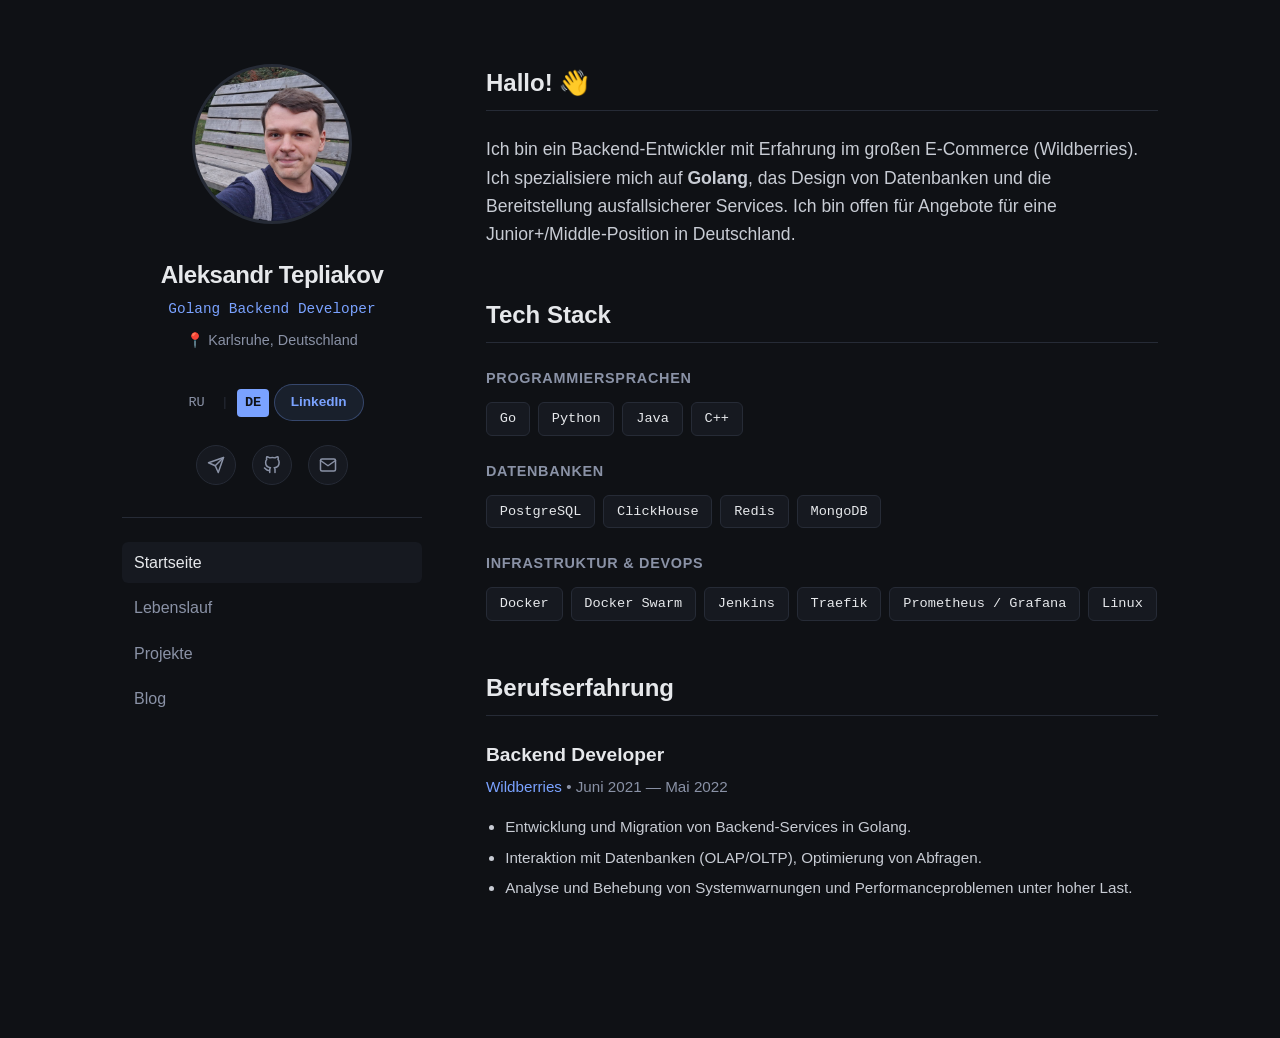
<file: portfolio/front/index_de.html>
<!DOCTYPE html>
<html lang="de">
<head>
  <meta charset="UTF-8" />
  <meta name="viewport" content="width=device-width, initial-scale=1.0" />
  <title>Aleksandr Tepliakov — Golang Developer</title>
  <meta name="description" content="Backend-Entwickler spezialisiert auf Golang. Entwurf von APIs, Datenbanken und Bereitstellung von Services in Docker." />
  <link rel="stylesheet" href="assets/style.css" />
</head>
<body>
  <div class="layout">
    
    <!-- SEITENLEISTE (Profil) -->
    <aside class="sidebar">
      <img src="assets/images/photo_round.jpg" alt="Aleksandr Tepliakov" class="avatar" />
      <h1>Aleksandr Tepliakov</h1>
      <p class="role">Golang Backend Developer</p>
      <p class="location">📍 Karlsruhe, Deutschland</p>
      
      <!-- Sprachumschalter -->
      <div class="lang-switch">
        <a href="index.html">RU</a>
        <span style="color: var(--border);">|</span>
        <a href="index_de.html" class="active">DE</a>
      </div>

      <!-- LinkedIn Button -->
      <a href="https://www.linkedin.com/in/aleksandr-tepliakov" target="_blank" class="linkedin-btn">LinkedIn</a>
      
      <div class="social-icons">
        <a href="https://t.me/GrajdaninSvobod" target="_blank" title="Telegram"><svg viewBox="0 0 24 24" fill="none" stroke="currentColor" stroke-width="2" stroke-linecap="round" stroke-linejoin="round"><line x1="22" y1="2" x2="11" y2="13"></line><polygon points="22 2 15 22 11 13 2 9 22 2"></polygon></svg></a>
        <a href="https://github.com/AlexanderGrS" target="_blank" title="GitHub"><svg viewBox="0 0 24 24" fill="none" stroke="currentColor" stroke-width="2" stroke-linecap="round" stroke-linejoin="round"><path d="M9 19c-5 1.5-5-2.5-7-3m14 6v-3.87a3.37 3.37 0 0 0-.94-2.61c3.14-.35 6.44-1.54 6.44-7A5.44 5.44 0 0 0 20 4.77 5.07 5.07 0 0 0 19.91 1S18.73.65 16 2.48a13.38 13.38 0 0 0-7 0C6.27.65 5.09 1 5.09 1A5.07 5.07 0 0 0 5 4.77a5.44 5.44 0 0 0-1.5 3.78c0 5.42 3.3 6.61 6.44 7A3.37 3.37 0 0 0 9 18.13V22"></path></svg></a>
        <a href="mailto:sasha.stworktm@gmail.com" title="Email"><svg viewBox="0 0 24 24" fill="none" stroke="currentColor" stroke-width="2" stroke-linecap="round" stroke-linejoin="round"><path d="M4 4h16c1.1 0 2 .9 2 2v12c0 1.1-.9 2-2 2H4c-1.1 0-2-.9-2-2V6c0-1.1.9-2 2-2z"></path><polyline points="22,6 12,13 2,6"></polyline></svg></a>
      </div>

      <nav class="main-nav">
        <a href="index_de.html" class="active">Startseite</a>
        <a href="bio_de.html">Lebenslauf</a>
        <a href="projects_de.html">Projekte</a>
        <a href="blog_de.html">Blog</a>
      </nav>
    </aside>

    <!-- HAUPTBEREICH (Inhalt) -->
    <main class="content">
      <section class="about">
        <h2>Hallo! 👋</h2>
        <p>
          Ich bin ein Backend-Entwickler mit Erfahrung im großen E-Commerce (Wildberries). 
          Ich spezialisiere mich auf <strong>Golang</strong>, das Design von Datenbanken und die Bereitstellung ausfallsicherer Services. 
          Ich bin offen für Angebote für eine Junior+/Middle-Position in Deutschland.
        </p>
      </section>

      <section class="skills">
        <h2>Tech Stack</h2>
        
        <div class="skill-group">
          <h3>Programmiersprachen</h3>
          <div class="tags">
            <span class="tag">Go</span>
            <span class="tag">Python</span>
            <span class="tag">Java</span>
            <span class="tag">C++</span>
          </div>
        </div>

        <div class="skill-group">
          <h3>Datenbanken</h3>
          <div class="tags">
            <span class="tag">PostgreSQL</span>
            <span class="tag">ClickHouse</span>
            <span class="tag">Redis</span>
            <span class="tag">MongoDB</span>
          </div>
        </div>

        <div class="skill-group">
          <h3>Infrastruktur & DevOps</h3>
          <div class="tags">
            <span class="tag">Docker</span>
            <span class="tag">Docker Swarm</span>
            <span class="tag">Jenkins</span>
            <span class="tag">Traefik</span>
            <span class="tag">Prometheus / Grafana</span>
            <span class="tag">Linux</span>
          </div>
        </div>
      </section>

      <section class="experience">
        <h2>Berufserfahrung</h2>
        <div class="job">
          <h3>Backend Developer</h3>
          <p class="company">Wildberries <span class="dates">• Juni 2021 — Mai 2022</span></p>
          <ul>
            <li>Entwicklung und Migration von Backend-Services in Golang.</li>
            <li>Interaktion mit Datenbanken (OLAP/OLTP), Optimierung von Abfragen.</li>
            <li>Analyse und Behebung von Systemwarnungen und Performanceproblemen unter hoher Last.</li>
          </ul>
        </div>
      </section>
    </main>
  </div>
</body>
</html>
</file>
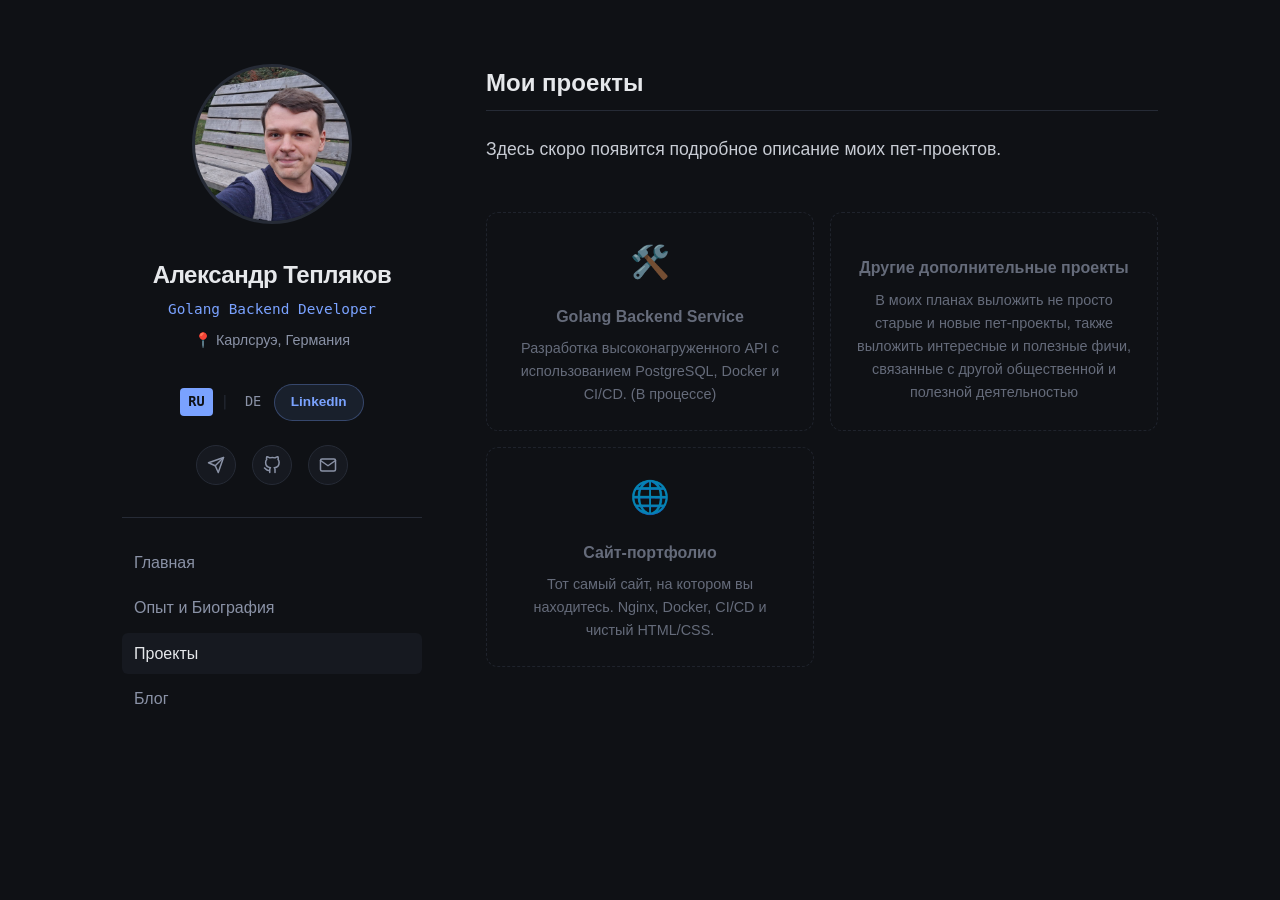
<file: portfolio/front/projects.html>
<!DOCTYPE html>
<html lang="ru">
<head>
  <meta charset="UTF-8" />
  <meta name="viewport" content="width=device-width, initial-scale=1.0" />
  <title>Проекты — Александр Тепляков</title>
  <link rel="stylesheet" href="assets/style.css" />
</head>
<body>
  <div class="layout">
    
    <aside class="sidebar">
      <img src="assets/images/photo_round.jpg" alt="Александр Тепляков" class="avatar" />
      <h1>Александр Тепляков</h1>
      <p class="role">Golang Backend Developer</p>
      <p class="location">📍 Карлсруэ, Германия</p>
      
      <div class="lang-switch">
        <a href="index.html" class="active">RU</a>
        <span style="color: var(--border);">|</span>
        <a href="index_de.html">DE</a>
      </div>
      <!-- Ссылка на LinkedIn -->
      <a href="https://www.linkedin.com/in/aleksandr-tepliakov" target="_blank" class="linkedin-btn">LinkedIn</a>
      
      <div class="social-icons">
        <a href="https://t.me/GrajdaninSvobod" target="_blank" title="Telegram"><svg viewBox="0 0 24 24" fill="none" stroke="currentColor" stroke-width="2" stroke-linecap="round" stroke-linejoin="round"><line x1="22" y1="2" x2="11" y2="13"></line><polygon points="22 2 15 22 11 13 2 9 22 2"></polygon></svg></a>
        <a href="https://github.com/AlexanderGrS" target="_blank" title="GitHub"><svg viewBox="0 0 24 24" fill="none" stroke="currentColor" stroke-width="2" stroke-linecap="round" stroke-linejoin="round"><path d="M9 19c-5 1.5-5-2.5-7-3m14 6v-3.87a3.37 3.37 0 0 0-.94-2.61c3.14-.35 6.44-1.54 6.44-7A5.44 5.44 0 0 0 20 4.77 5.07 5.07 0 0 0 19.91 1S18.73.65 16 2.48a13.38 13.38 0 0 0-7 0C6.27.65 5.09 1 5.09 1A5.07 5.07 0 0 0 5 4.77a5.44 5.44 0 0 0-1.5 3.78c0 5.42 3.3 6.61 6.44 7A3.37 3.37 0 0 0 9 18.13V22"></path></svg></a>
        <a href="mailto:sasha.stworktm@gmail.com" title="Email"><svg viewBox="0 0 24 24" fill="none" stroke="currentColor" stroke-width="2" stroke-linecap="round" stroke-linejoin="round"><path d="M4 4h16c1.1 0 2 .9 2 2v12c0 1.1-.9 2-2 2H4c-1.1 0-2-.9-2-2V6c0-1.1.9-2 2-2z"></path><polyline points="22,6 12,13 2,6"></polyline></svg></a>
      </div>

      <nav class="main-nav">
        <a href="index.html">Главная</a>
        <a href="bio.html">Опыт и Биография</a>
        <a href="projects.html" class="active">Проекты</a>
        <a href="blog.html">Блог</a>
      </nav>
    </aside>

    <main class="content">
      <section class="about">
        <h2>Мои проекты</h2>
        <p>Здесь скоро появится подробное описание моих пет-проектов.</p>
        
        <div class="card-grid" style="margin-top: 2rem;">
          <div class="card card-placeholder" style="min-height: 200px; display: flex; flex-direction: column; justify-content: center; align-items: center; text-align: center;">
            <h4 style="font-size: 2rem; margin-bottom: 1rem;">🛠️</h4>
            <h4>Golang Backend Service</h4>
            <p>Разработка высоконагруженного API с использованием PostgreSQL, Docker и CI/CD. (В процессе)</p>
          </div>
          
          <div class="card card-placeholder" style="min-height: 200px; display: flex; flex-direction: column; justify-content: center; align-items: center; text-align: center;">
            <h4 style="font-size: 2rem; margin-bottom: 1rem;"></h4>
            <h4>Другие дополнительные проекты</h4>
            <p>В моих планах выложить не просто старые и новые пет-проекты, также выложить интересные и полезные фичи, связанные с другой общественной и полезной деятельностью</p>
          </div>

          <div class="card card-placeholder" style="min-height: 200px; display: flex; flex-direction: column; justify-content: center; align-items: center; text-align: center;">
            <h4 style="font-size: 2rem; margin-bottom: 1rem;">🌐</h4>
            <h4>Сайт-портфолио</h4>
            <p>Тот самый сайт, на котором вы находитесь. Nginx, Docker, CI/CD и чистый HTML/CSS.</p>
          </div>
        </div>
      </section>
    </main>
  </div>
</body>
</html>
</file>
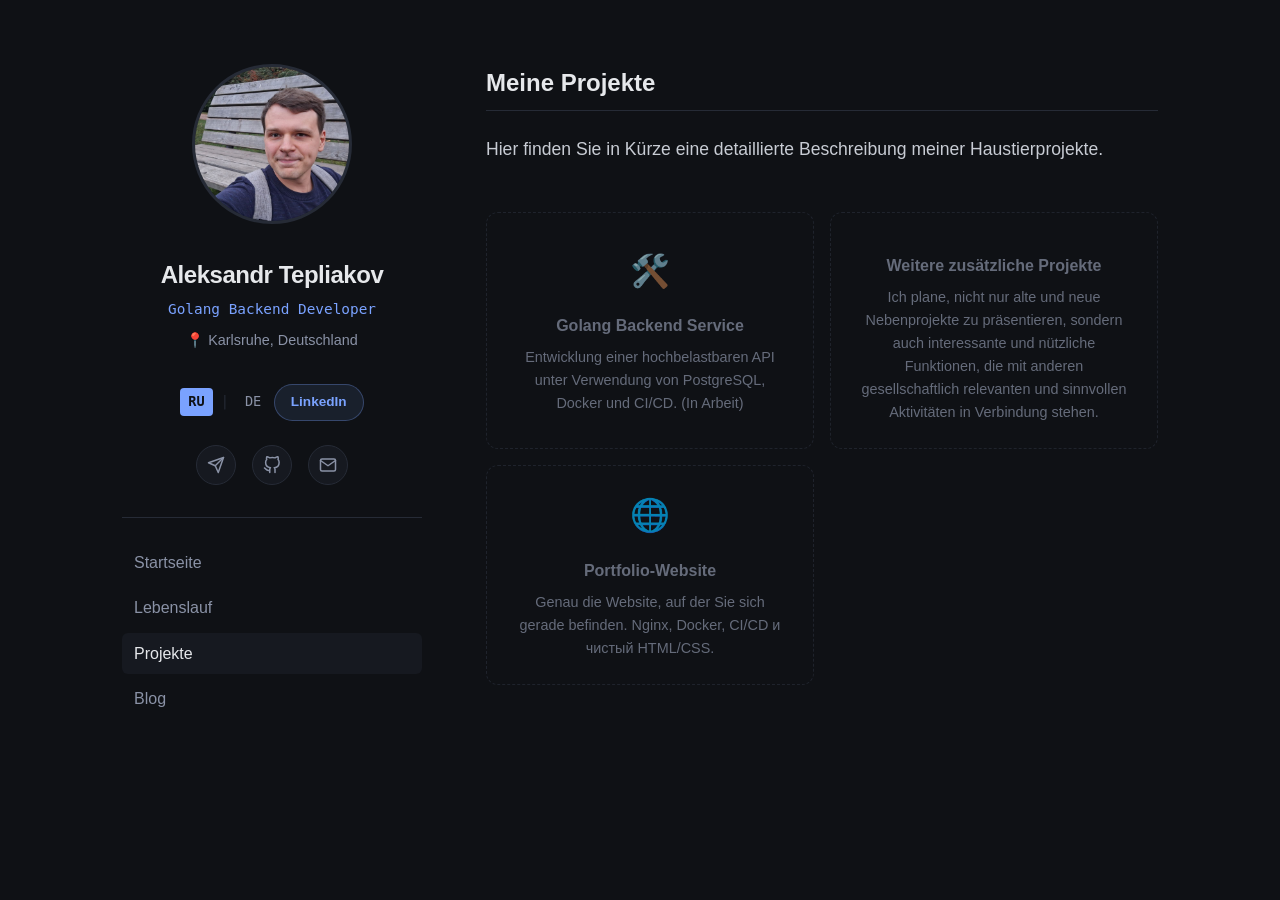
<file: portfolio/front/projects_de.html>
<!DOCTYPE html>
<html lang="ru">
<head>
  <meta charset="UTF-8" />
  <meta name="viewport" content="width=device-width, initial-scale=1.0" />
  <title>Meine Projekte — Aleksandr Tepliakov</title>
  <link rel="stylesheet" href="assets/style.css" />
</head>
<body>
  <div class="layout">
    
    <aside class="sidebar">
      <img src="assets/images/photo_round.jpg" alt="Александр Тепляков" class="avatar" />
      <h1>Aleksandr Tepliakov</h1>
      <p class="role">Golang Backend Developer</p>
      <p class="location">📍 Karlsruhe, Deutschland</p>
      
      <div class="lang-switch">
        <a href="index.html" class="active">RU</a>
        <span style="color: var(--border);">|</span>
        <a href="index_de.html">DE</a>
      </div>
      <!-- Ссылка на LinkedIn -->
      <a href="https://www.linkedin.com/in/aleksandr-tepliakov" target="_blank" class="linkedin-btn">LinkedIn</a>
      
      <div class="social-icons">
        <a href="https://t.me/GrajdaninSvobod" target="_blank" title="Telegram"><svg viewBox="0 0 24 24" fill="none" stroke="currentColor" stroke-width="2" stroke-linecap="round" stroke-linejoin="round"><line x1="22" y1="2" x2="11" y2="13"></line><polygon points="22 2 15 22 11 13 2 9 22 2"></polygon></svg></a>
        <a href="https://github.com/AlexanderGrS" target="_blank" title="GitHub"><svg viewBox="0 0 24 24" fill="none" stroke="currentColor" stroke-width="2" stroke-linecap="round" stroke-linejoin="round"><path d="M9 19c-5 1.5-5-2.5-7-3m14 6v-3.87a3.37 3.37 0 0 0-.94-2.61c3.14-.35 6.44-1.54 6.44-7A5.44 5.44 0 0 0 20 4.77 5.07 5.07 0 0 0 19.91 1S18.73.65 16 2.48a13.38 13.38 0 0 0-7 0C6.27.65 5.09 1 5.09 1A5.07 5.07 0 0 0 5 4.77a5.44 5.44 0 0 0-1.5 3.78c0 5.42 3.3 6.61 6.44 7A3.37 3.37 0 0 0 9 18.13V22"></path></svg></a>
        <a href="mailto:sasha.stworktm@gmail.com" title="Email"><svg viewBox="0 0 24 24" fill="none" stroke="currentColor" stroke-width="2" stroke-linecap="round" stroke-linejoin="round"><path d="M4 4h16c1.1 0 2 .9 2 2v12c0 1.1-.9 2-2 2H4c-1.1 0-2-.9-2-2V6c0-1.1.9-2 2-2z"></path><polyline points="22,6 12,13 2,6"></polyline></svg></a>
      </div>

      <nav class="main-nav">
        <a href="index_de.html">Startseite</a>
        <a href="bio_de.html">Lebenslauf</a>
        <a href="projects_de.html" class="active">Projekte</a>
        <a href="blog_de.html">Blog</a>
      </nav>
    </aside>

    <main class="content">
      <section class="about">
        <h2>Meine Projekte</h2>
        <p>Hier finden Sie in Kürze eine detaillierte Beschreibung meiner Haustierprojekte.</p>
        
        <div class="card-grid" style="margin-top: 2rem;">
          <div class="card card-placeholder" style="min-height: 200px; display: flex; flex-direction: column; justify-content: center; align-items: center; text-align: center;">
            <h4 style="font-size: 2rem; margin-bottom: 1rem;">🛠️</h4>
            <h4>Golang Backend Service</h4>
            <p>Entwicklung einer hochbelastbaren API unter Verwendung von PostgreSQL, Docker und CI/CD. (In Arbeit)</p>
          </div>
          
          <div class="card card-placeholder" style="min-height: 200px; display: flex; flex-direction: column; justify-content: center; align-items: center; text-align: center;">
            <h4 style="font-size: 2rem; margin-bottom: 1rem;"></h4>
            <h4>Weitere zusätzliche Projekte</h4>
            <p>Ich plane, nicht nur alte und neue Nebenprojekte zu präsentieren, sondern auch interessante und nützliche Funktionen, die mit anderen gesellschaftlich relevanten und sinnvollen Aktivitäten in Verbindung stehen.</p>
          </div>

          <div class="card card-placeholder" style="min-height: 200px; display: flex; flex-direction: column; justify-content: center; align-items: center; text-align: center;">
            <h4 style="font-size: 2rem; margin-bottom: 1rem;">🌐</h4>
            <h4>Portfolio-Website</h4>
            <p>Genau die Website, auf der Sie sich gerade befinden. Nginx, Docker, CI/CD и чистый HTML/CSS.</p>
          </div>
        </div>
      </section>
    </main>
  </div>
</body>
</html>
</file>
<file: portfolio/front/assets/style.css>
:root {
  --bg: #0f1115;
  --surface: #161920; /* Цвет для карточек и панелей */
  --fg: #e6e8eb;
  --muted: #8a92a6;
  --accent: #7aa2ff;
  --border: #262b36;
}

* { box-sizing: border-box; }

html, body {
  margin: 0;
  padding: 0;
  background: var(--bg);
  color: var(--fg);
  font-family: -apple-system, BlinkMacSystemFont, "Segoe UI", Roboto, sans-serif;
  line-height: 1.6;
  -webkit-font-smoothing: antialiased;
}

/* --- СЕТКА МАКЕТА --- */
.layout {
  max-width: 1100px; /* Теперь сайт шире */
  margin: 0 auto;
  padding: 4rem 2rem;
  display: grid;
  grid-template-columns: 300px 1fr; /* Левая колонка 300px, правая - остальное */
  gap: 4rem; /* Расстояние между колонками */
  align-items: start;
}

/* --- ЛЕВАЯ КОЛОНКА --- */
.sidebar {
  position: sticky; /* Колонка "прилипает" при скролле */
  top: 4rem;
  text-align: center;
}

.avatar {
  width: 160px;
  height: 160px;
  border-radius: 50%; /* Делает картинку круглой */
  object-fit: cover; /* Чтобы фото не плющилось */
  border: 3px solid var(--border);
  margin-bottom: 1.5rem;
  background-color: var(--surface);
}

.sidebar h1 {
  font-size: 1.5rem;
  margin: 0 0 0.25rem;
  letter-spacing: -0.02em;
}

.role {
  color: var(--accent);
  font-family: ui-monospace, "SF Mono", Menlo, monospace;
  font-size: 0.9rem;
  margin: 0 0 0.5rem;
}

.location {
  color: var(--muted);
  font-size: 0.9rem;
  margin: 0 0 2rem;
}

/* Переключатель языков */
.lang-switch {
  display: inline-flex;
  align-items: center;
  gap: 0.5rem;
  margin-bottom: 1.5rem;
  font-size: 0.85rem;
  font-family: ui-monospace, monospace;
}

.lang-switch a {
  color: var(--muted);
  text-decoration: none;
  padding: 0.2rem 0.5rem;
  border-radius: 4px;
  transition: all 0.2s;
}

.lang-switch a:hover {
  color: var(--accent);
}

.lang-switch a.active {
  color: var(--bg);
  background: var(--accent);
  font-weight: bold;
}

/* Кнопка LinkedIn */
.linkedin-btn {
  display: inline-block;
  margin-bottom: 1.5rem;
  padding: 0.4rem 1rem;
  background: rgba(122, 162, 255, 0.1);
  color: var(--accent);
  border: 1px solid rgba(122, 162, 255, 0.3);
  border-radius: 20px;
  text-decoration: none;
  font-size: 0.85rem;
  font-weight: 600;
  transition: all 0.2s ease;
}

.linkedin-btn:hover {
  background: var(--accent);
  color: var(--bg);
  transform: translateY(-2px);
}

/* Соцсети */
.social-icons {
  display: flex;
  justify-content: center;
  gap: 1rem;
  margin-bottom: 2rem;
}

.social-icons a {
  display: flex;
  align-items: center;
  justify-content: center;
  width: 40px;
  height: 40px;
  background: var(--surface);
  border: 1px solid var(--border);
  border-radius: 50%; /* Круглые кнопки */
  color: var(--muted);
  transition: all 0.2s ease;
}

.social-icons a:hover {
  color: var(--accent);
  border-color: var(--accent);
  transform: translateY(-2px); /* Легкий подскок при наведении */
}

.social-icons svg {
  width: 18px;
  height: 18px;
}

/* Навигация по сайту */
.main-nav {
  display: flex;
  flex-direction: column;
  gap: 0.25rem;
  text-align: left;
  border-top: 1px solid var(--border);
  padding-top: 1.5rem;
}

.main-nav a {
  color: var(--muted);
  text-decoration: none;
  padding: 0.5rem 0.75rem;
  border-radius: 6px;
  transition: all 0.2s ease;
  font-weight: 500;
}

.main-nav a:hover, .main-nav a.active {
  background: var(--surface);
  color: var(--fg);
}

/* --- ПРАВАЯ КОЛОНКА (КОНТЕНТ) --- */
.content h2 {
  font-size: 1.5rem;
  margin-top: 0;
  margin-bottom: 1.5rem;
  border-bottom: 1px solid var(--border);
  padding-bottom: 0.5rem;
}

.about p {
  font-size: 1.1rem;
  color: #c8ccd4;
  margin-bottom: 3rem;
}

/* Секция навыков */
.skills {
  margin-bottom: 3rem;
}

.skill-group {
  margin-bottom: 1.5rem;
}

.skill-group h3 {
  font-size: 0.9rem;
  color: var(--muted);
  text-transform: uppercase;
  letter-spacing: 0.05em;
  margin-bottom: 0.75rem;
}

.tags {
  display: flex;
  flex-wrap: wrap;
  gap: 0.5rem;
}

.tag {
  background: var(--surface);
  border: 1px solid var(--border);
  color: var(--fg);
  padding: 0.3rem 0.8rem;
  border-radius: 6px;
  font-family: ui-monospace, "SF Mono", Menlo, monospace;
  font-size: 0.85rem;
}

/* Секция опыта */
.job {
  margin-bottom: 2rem;
}

.job h3 {
  margin: 0 0 0.25rem;
  font-size: 1.2rem;
}

.company {
  color: var(--accent);
  font-weight: 500;
  margin: 0 0 1rem;
  font-size: 0.95rem;
}

.dates {
  color: var(--muted);
  font-weight: normal;
}

.job ul {
  margin: 0;
  padding-left: 1.2rem;
  color: #c8ccd4;
}

.job li {
  margin-bottom: 0.5rem;
}

/* --- АДАПТИВНОСТЬ (МОБИЛЬНЫЕ) --- */
@media (max-width: 800px) {
  .layout {
    grid-template-columns: 1fr; /* Складываем в одну колонку */
    gap: 2rem;
    padding: 2rem 1rem;
  }

  .sidebar {
    position: static; /* Убираем "прилипание" на телефонах */
    text-align: center;
  }

  .links {
    flex-direction: row; /* Ссылки в ряд на мобилке */
    flex-wrap: wrap;
    justify-content: center;
  }
  
  .links a {
    width: auto;
  }
}

/* --- СТИЛИ ДЛЯ БИОГРАФИИ --- */

.bio-intro {
  display: flex;
  gap: 2rem;
  align-items: flex-start;
  margin-bottom: 3rem;
}

.bio-photo {
  width: 280px;
  border-radius: 12px;
  object-fit: cover;
  border: 1px solid var(--border);
  box-shadow: 0 10px 30px rgba(0,0,0,0.3);
}

.bio-text-short p {
  margin-top: 0;
}

/* Таймлайн */
.timeline {
  border-left: 2px solid var(--border);
  padding-left: 1.5rem;
  margin-left: 1rem;
  margin-bottom: 3rem;
}

.timeline-item {
  position: relative;
  margin-bottom: 2rem;
}

.timeline-item::before {
  content: '';
  position: absolute;
  left: -1.95rem;
  top: 0.25rem;
  width: 12px;
  height: 12px;
  border-radius: 50%;
  background: var(--accent);
  border: 2px solid var(--bg);
}

.timeline-date {
  font-family: ui-monospace, monospace;
  color: var(--accent);
  font-weight: bold;
  font-size: 0.9rem;
  margin-bottom: 0.25rem;
}

.timeline-content h3 {
  margin: 0 0 0.5rem;
  font-size: 1.1rem;
}

.timeline-content p {
  margin: 0;
  color: var(--muted);
  font-size: 0.95rem;
}

/* Карточки активизма */
.card-grid {
  display: grid;
  grid-template-columns: repeat(auto-fit, minmax(240px, 1fr));
  gap: 1rem;
  margin-top: 1.5rem;
  margin-bottom: 2rem;
}

.card {
  background: var(--surface);
  border: 1px solid var(--border);
  padding: 1.5rem;
  border-radius: 12px;
}

.card h4 {
  margin: 0 0 0.5rem;
  color: var(--accent);
  font-size: 1rem;
}

.card p {
  margin: 0;
  font-size: 0.9rem;
  color: var(--muted);
}

/* Аккордеон (Спойлер) */
.press-details {
  background: var(--surface);
  border: 1px solid var(--border);
  border-radius: 8px;
  padding: 1rem;
  margin-top: 2rem;
  cursor: pointer;
}

.press-details summary {
  font-weight: 600;
  color: var(--fg);
  outline: none;
}

.press-details summary:hover {
  color: var(--accent);
}

.press-content {
  margin-top: 1rem;
  padding-top: 1rem;
  border-top: 1px solid var(--border);
  font-size: 0.95rem;
}

.press-content a {
  color: var(--accent);
  text-decoration: none;
}

.press-content a:hover {
  text-decoration: underline;
}

/* --- МОБИЛЬНАЯ АДАПТАЦИЯ --- */
@media (max-width: 800px) {
  .bio-intro {
    flex-direction: column;
    align-items: center;
    text-align: center;
  }
  .bio-photo {
    width: 100%;
    max-width: 300px;
  }
  .timeline {
    margin-left: 0;
  }
}

/* Выделение главного навыка */ /* Конец второй версии стилей биографии */
.highlight-tag {
  background: rgba(122, 162, 255, 0.15); /* Прозрачный синий акцент */
  border-color: var(--accent);
  color: var(--accent);
  font-weight: bold;
}

/* Стили для списка языков */
.languages ul {
  display: flex;
  flex-wrap: wrap;
  gap: 1.5rem;
  padding: 0;
  list-style: none;
}

.languages li {
  background: var(--surface);
  border: 1px solid var(--border);
  padding: 0.5rem 1rem;
  border-radius: 8px;
  font-size: 0.95rem;
  color: var(--fg);
}

/* Чуть уменьшим отступы внутри карточек опыта для компактности */
.job ul {
  padding-left: 1.2rem;
}
.job li {
  margin-bottom: 0.4rem;
  font-size: 0.95rem;
  color: #c8ccd4;
}

/* Конец второй версии стилей биографии */

/* Стили для языковых карточек */
.lang-grid {
  display: grid;
  grid-template-columns: repeat(auto-fit, minmax(200px, 1fr));
  gap: 1rem;
}

.lang-card {
  background: var(--surface);
  border: 1px solid var(--border);
  padding: 1.25rem;
  border-radius: 8px;
}

.lang-card h4 {
  margin: 0 0 0.5rem;
  font-size: 1rem;
  color: var(--fg);
}

.lang-card p {
  margin: 0;
  font-size: 0.9rem;
  color: var(--muted);
}

/* Карточка-заглушка */
.card-placeholder {
  border-style: dashed;
  background: transparent;
  opacity: 0.7;
}

.card-placeholder h4 {
  color: var(--muted);
}

/* Конец 3 части со стилями для био*/
</file>
